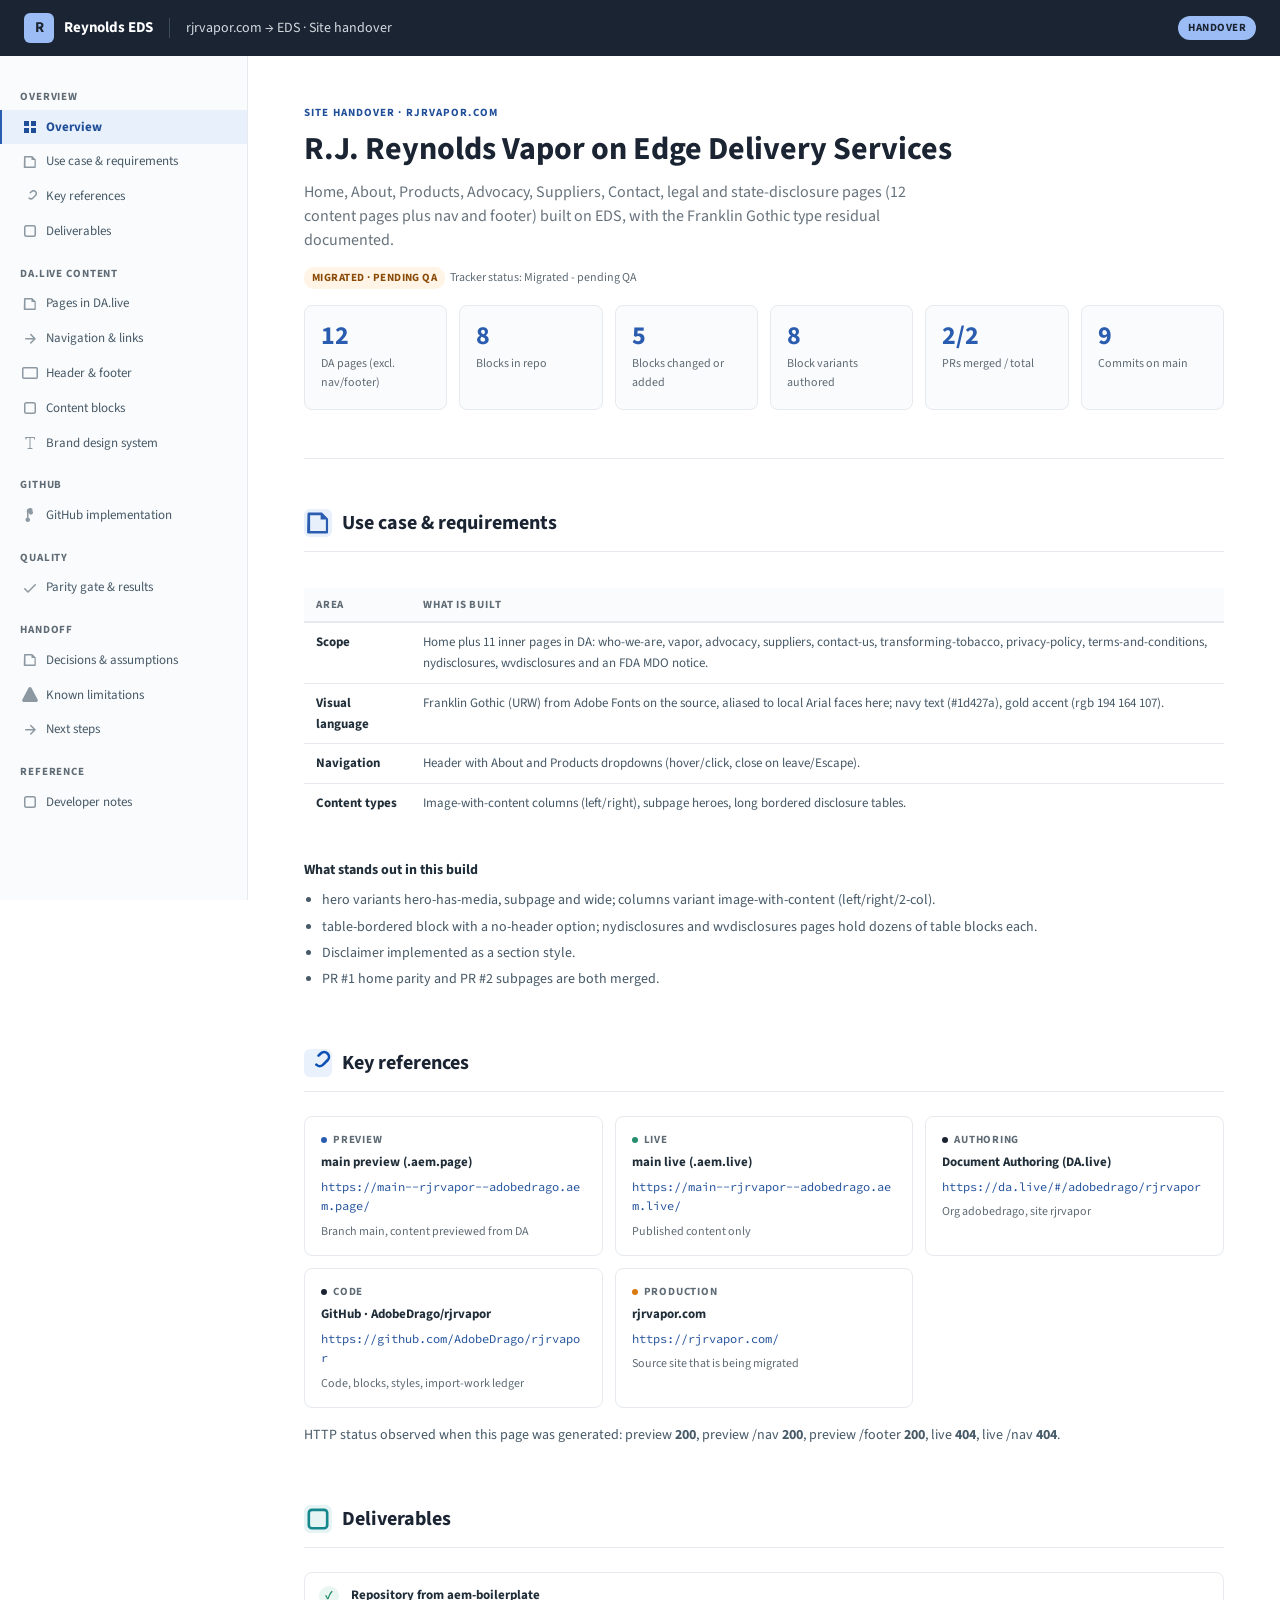
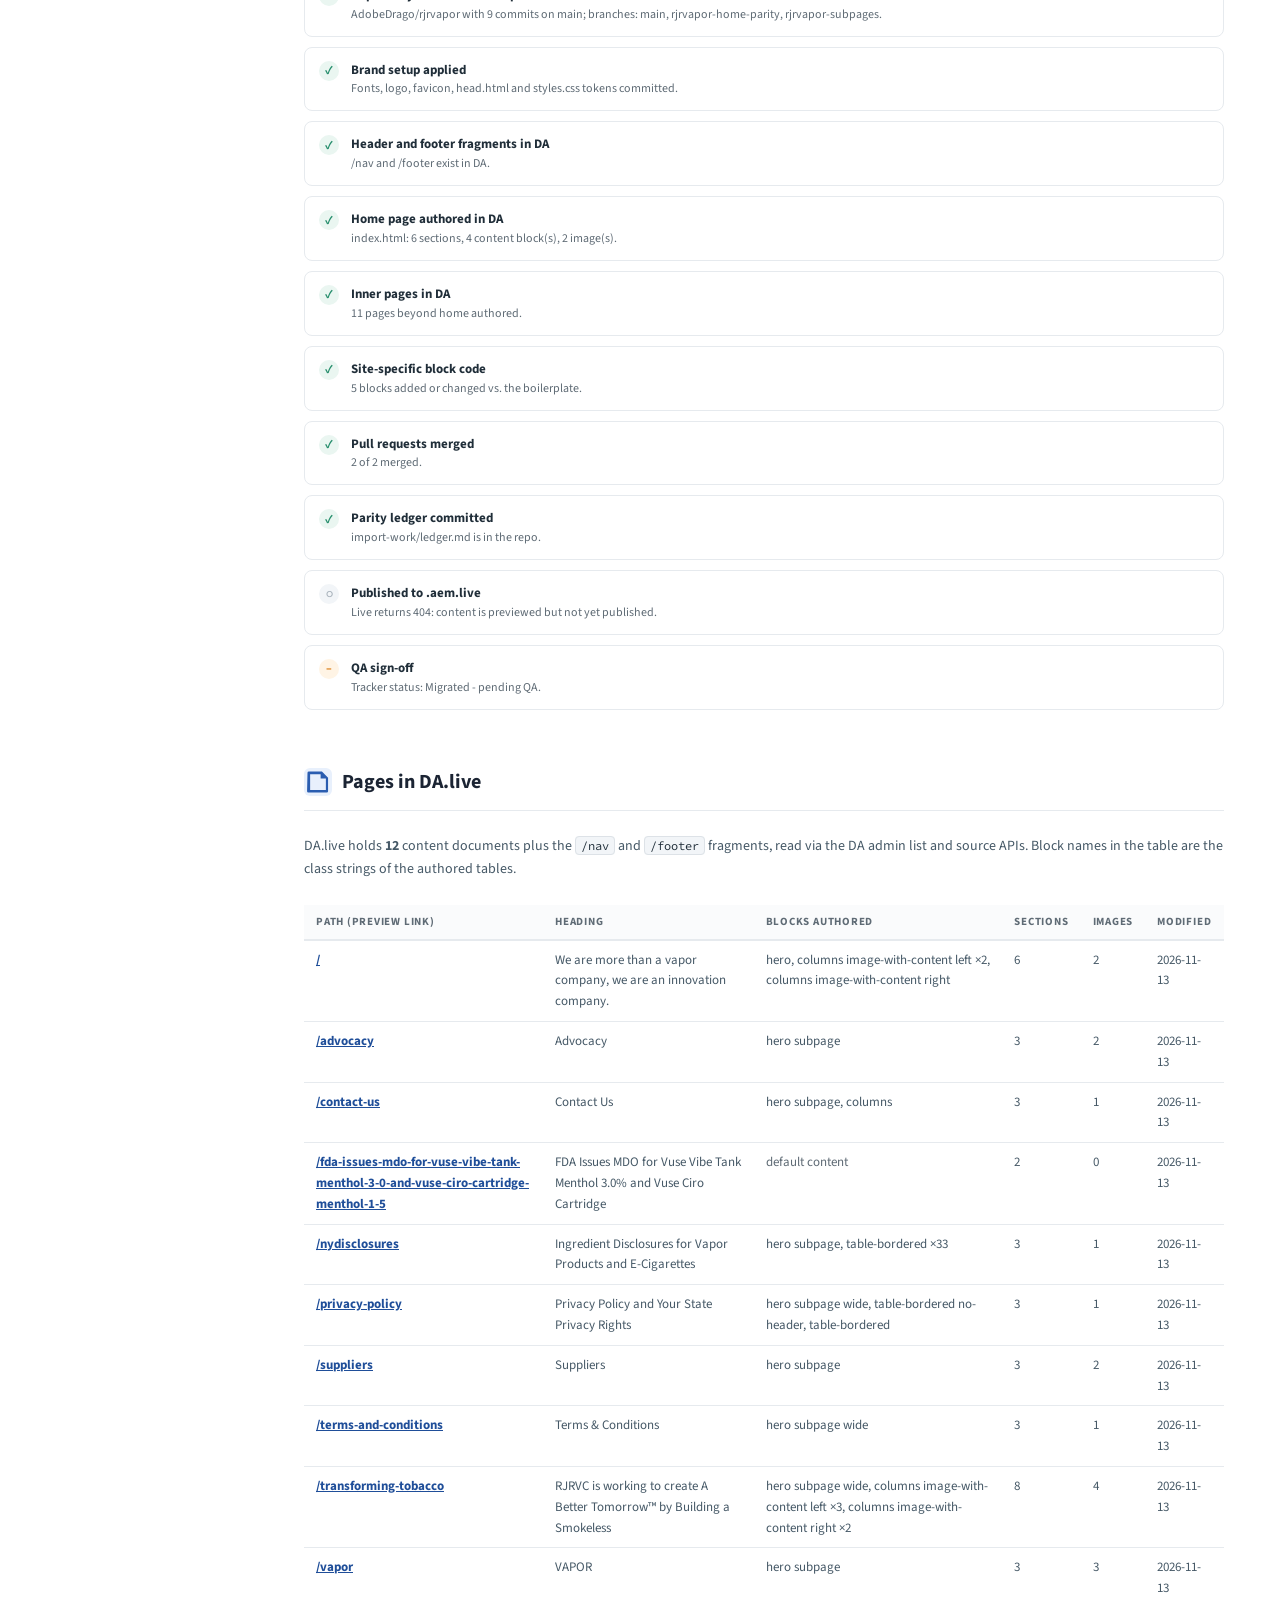
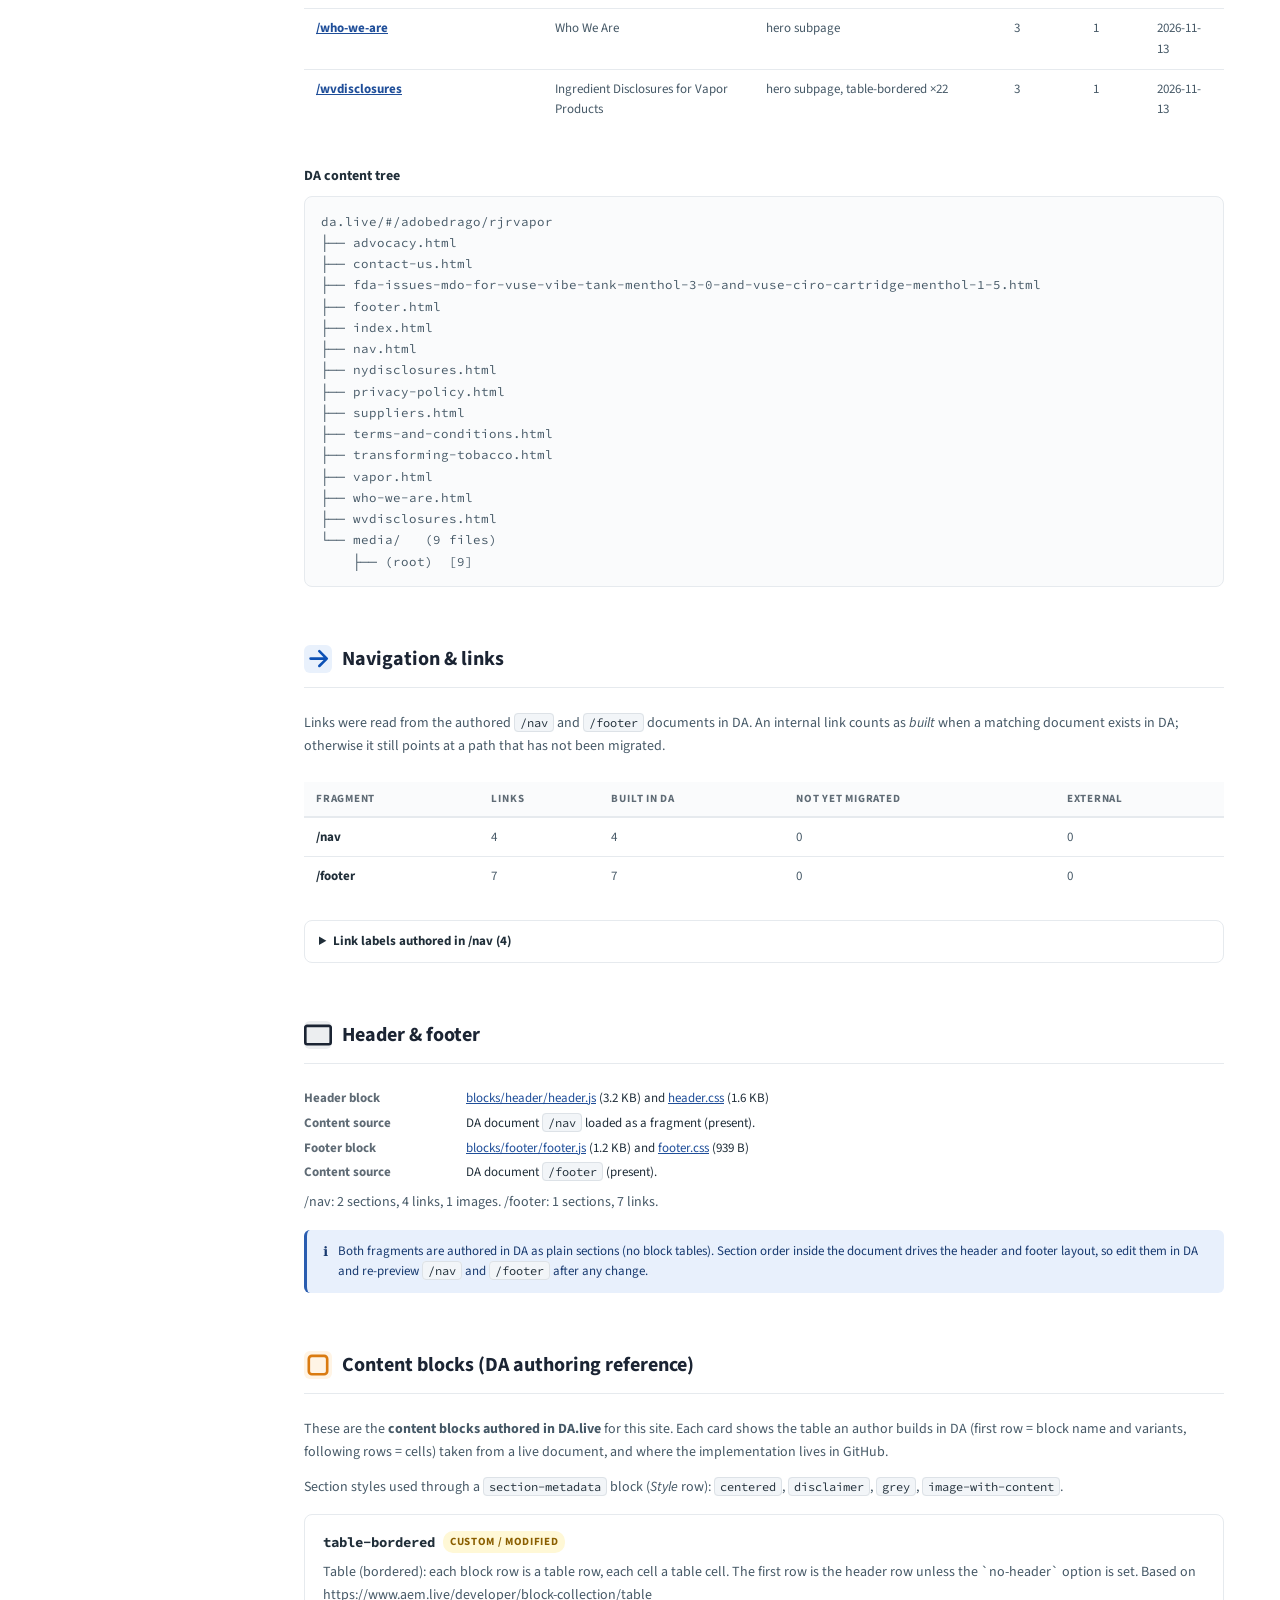
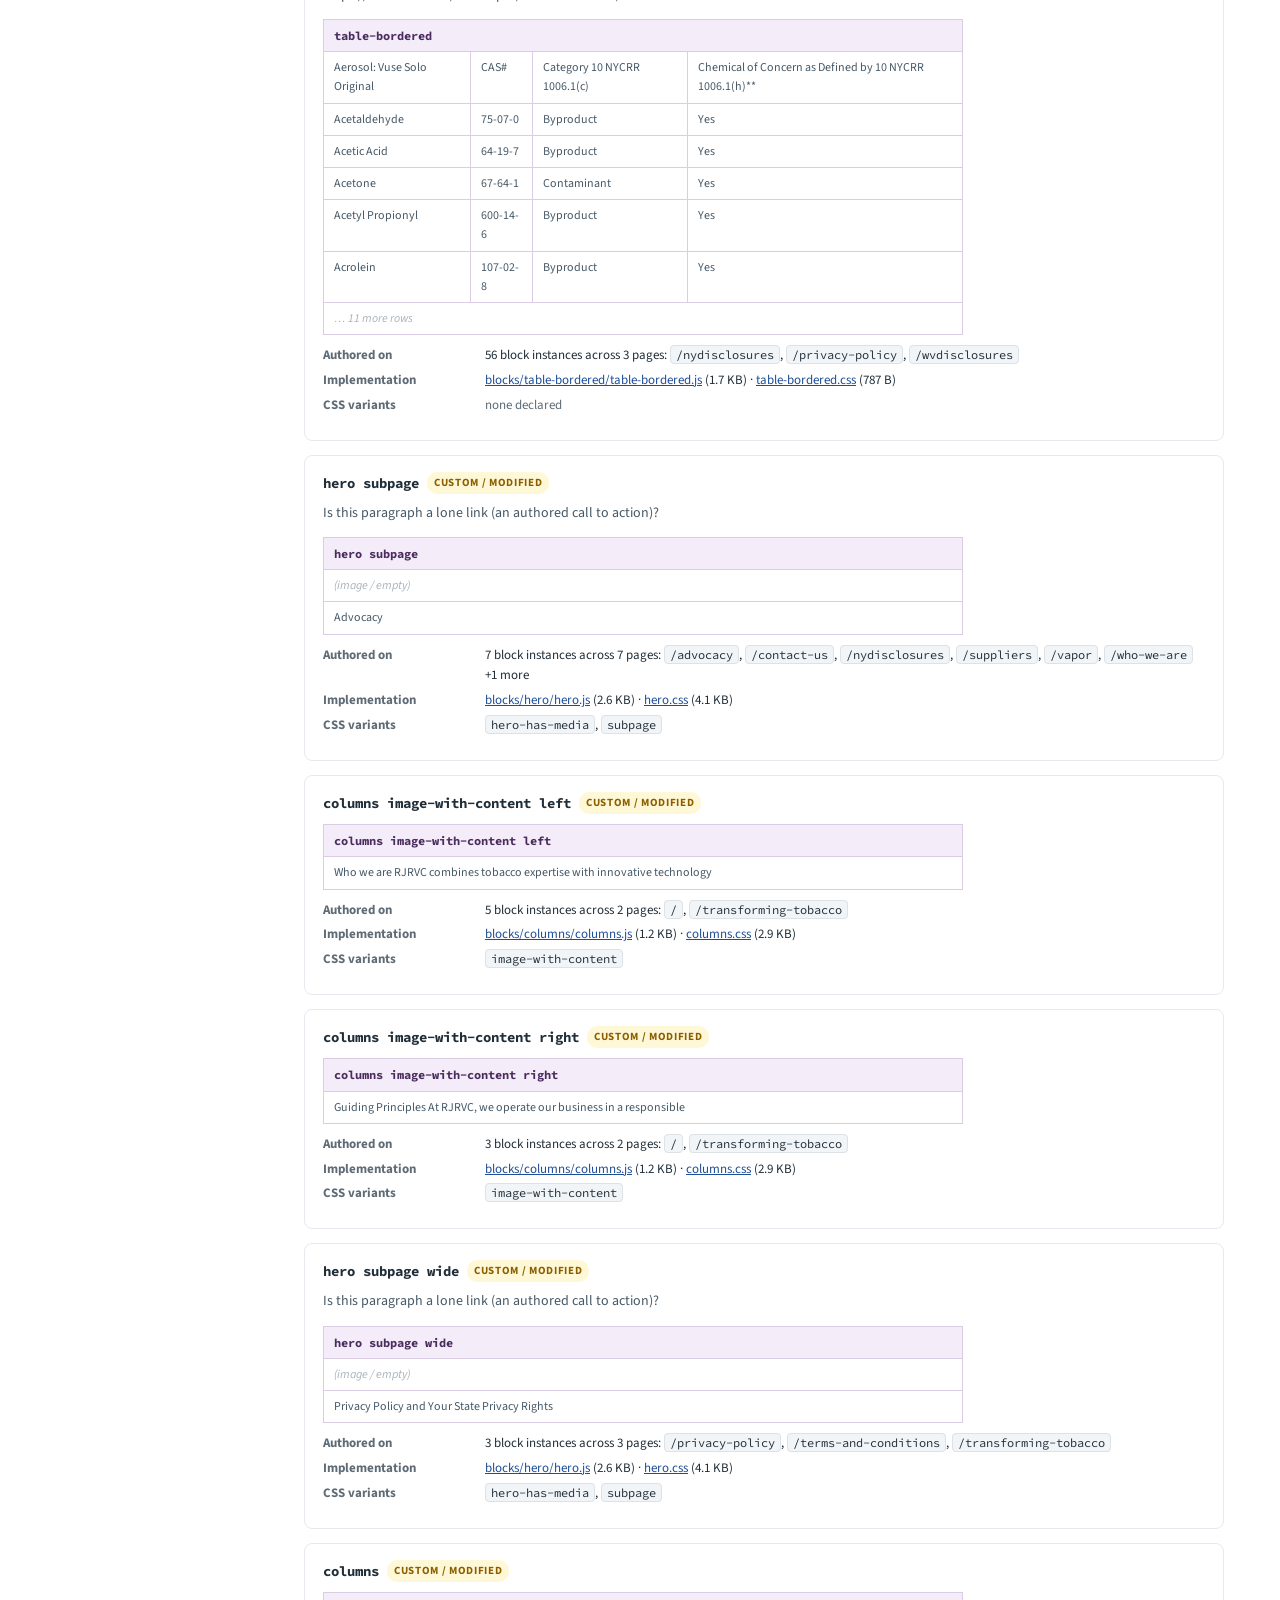
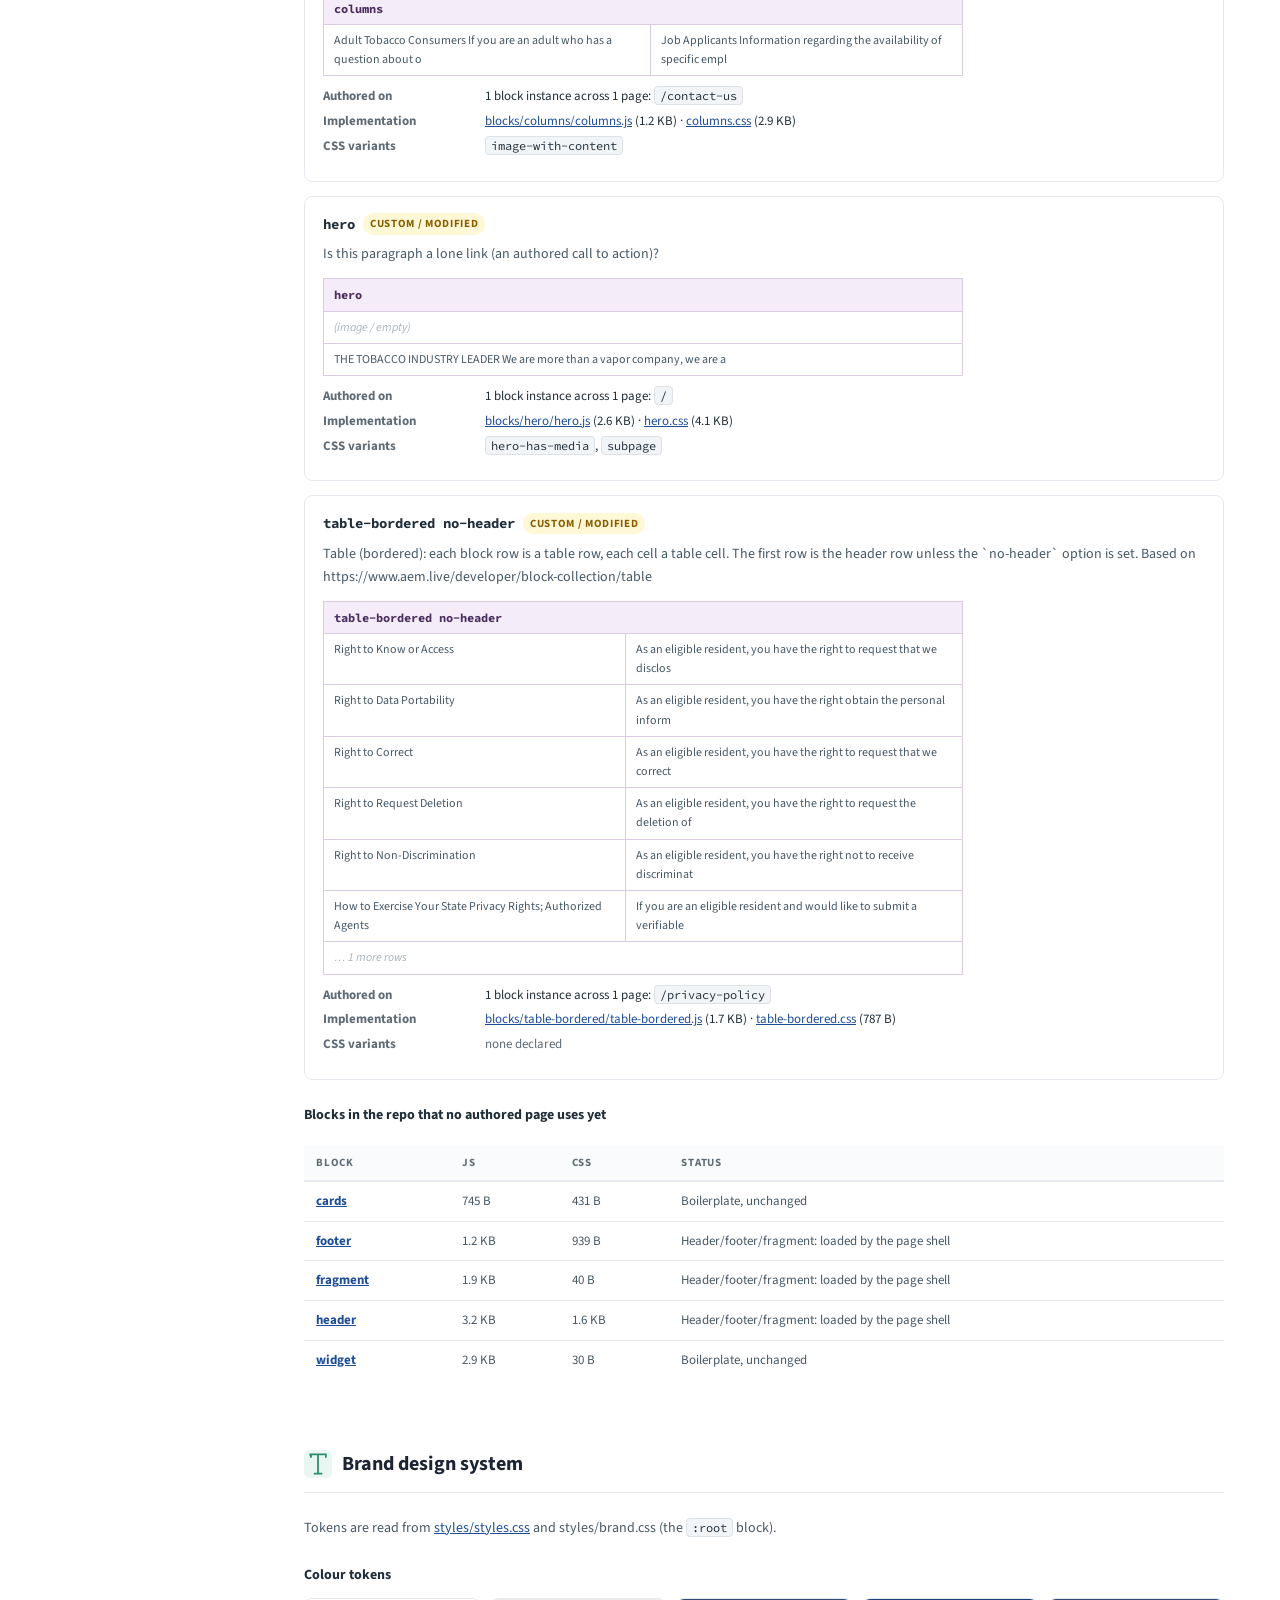
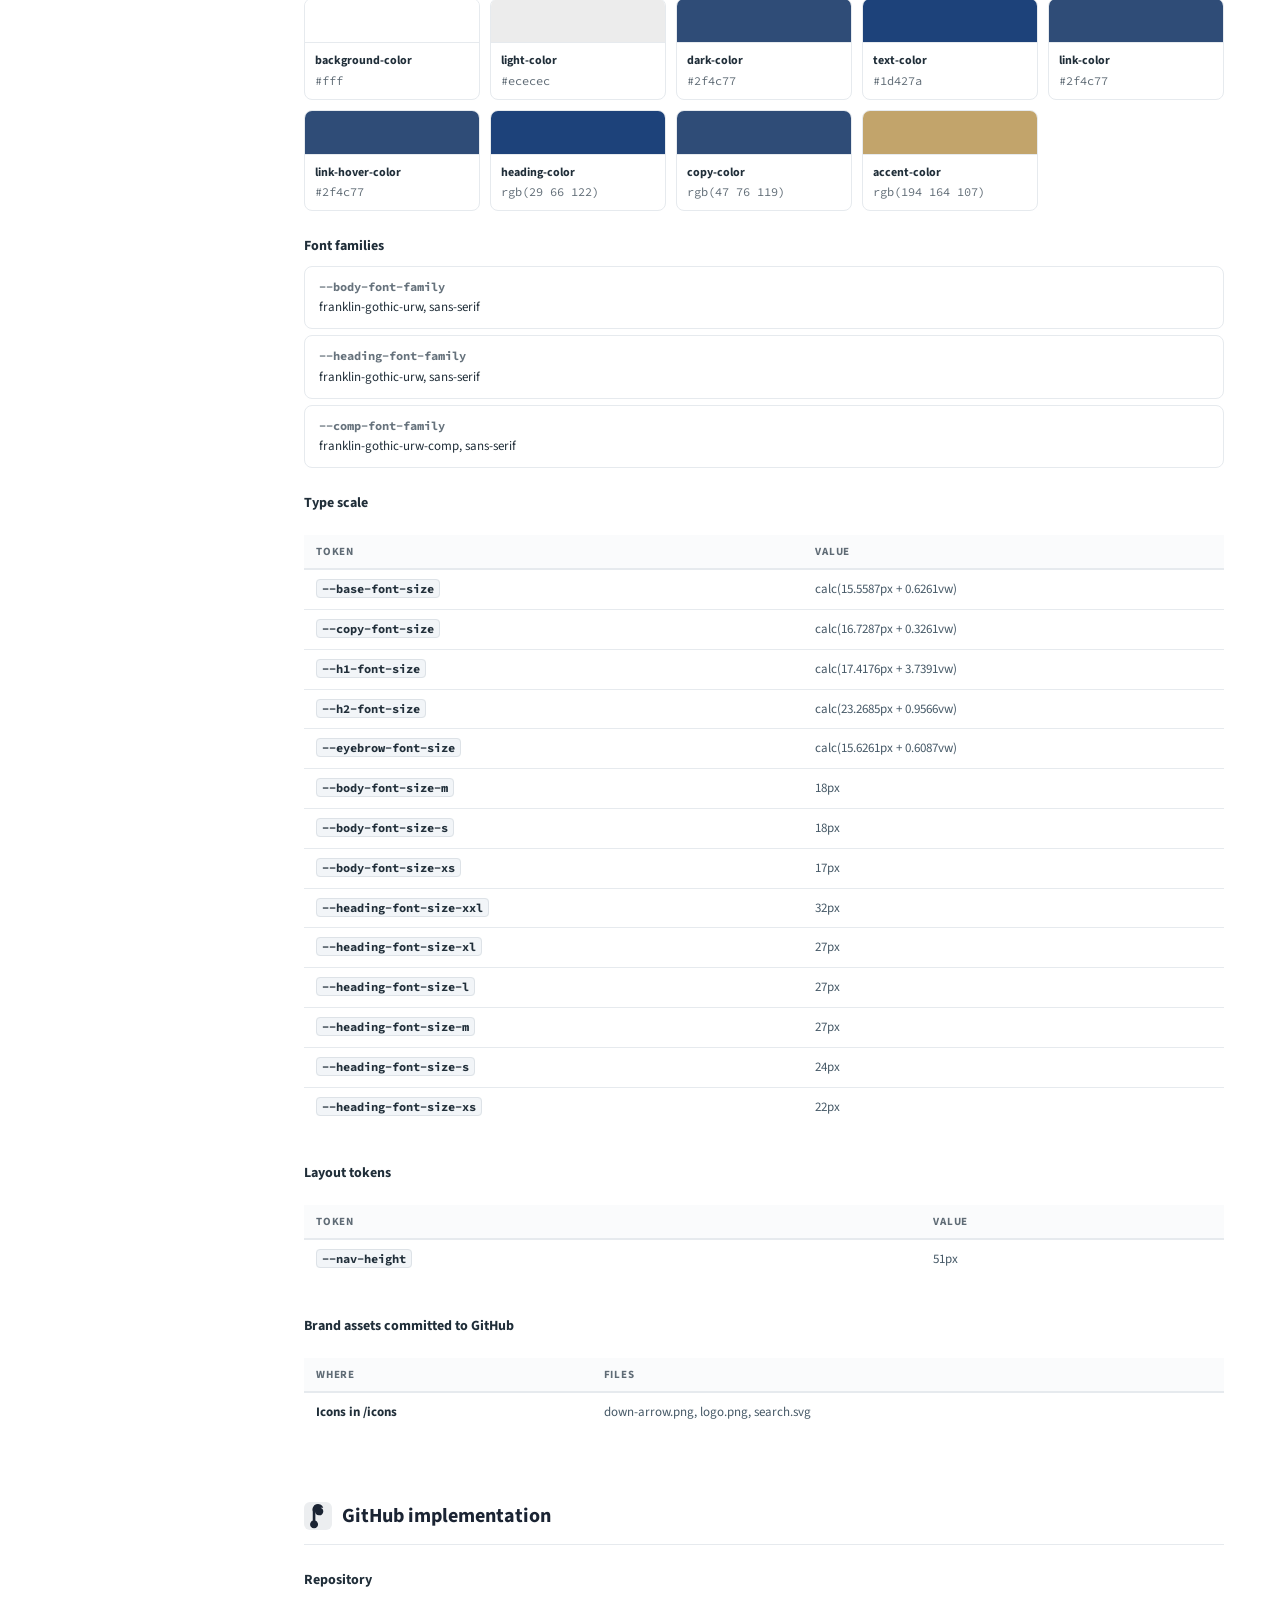
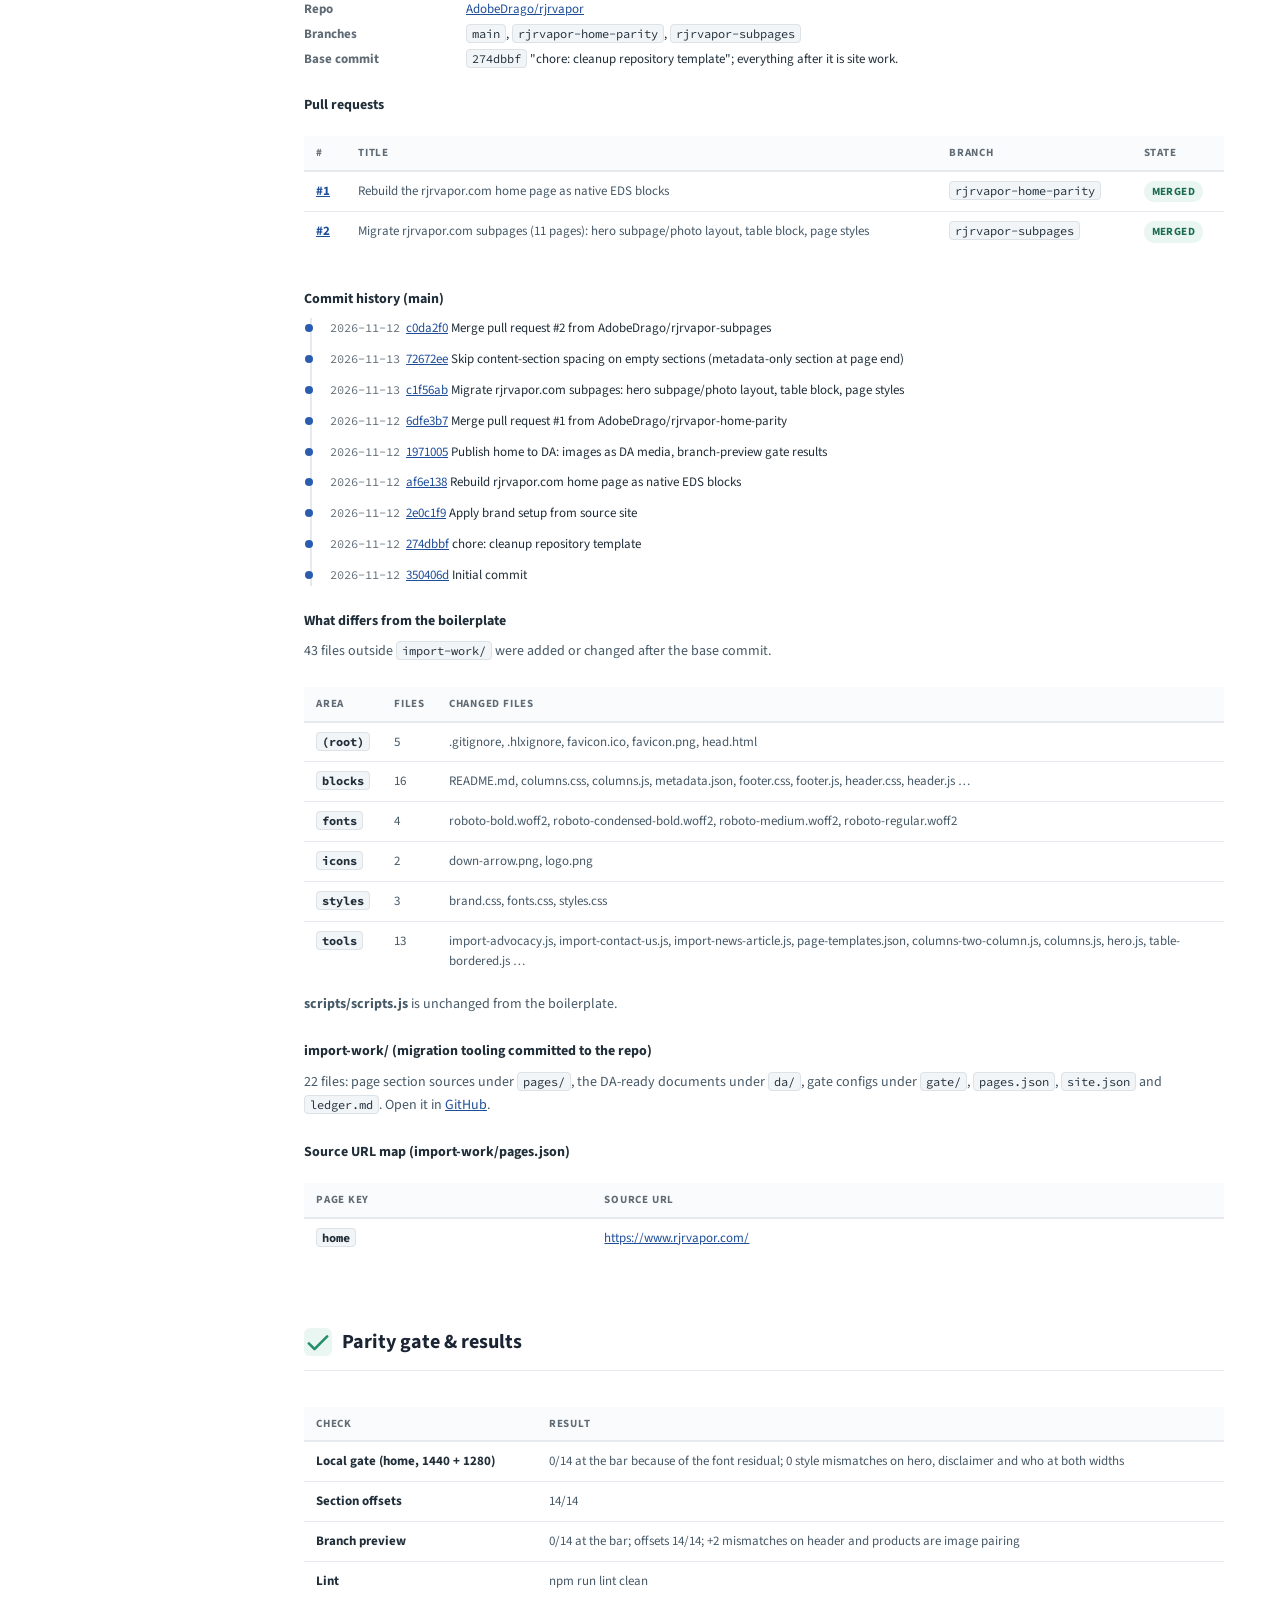
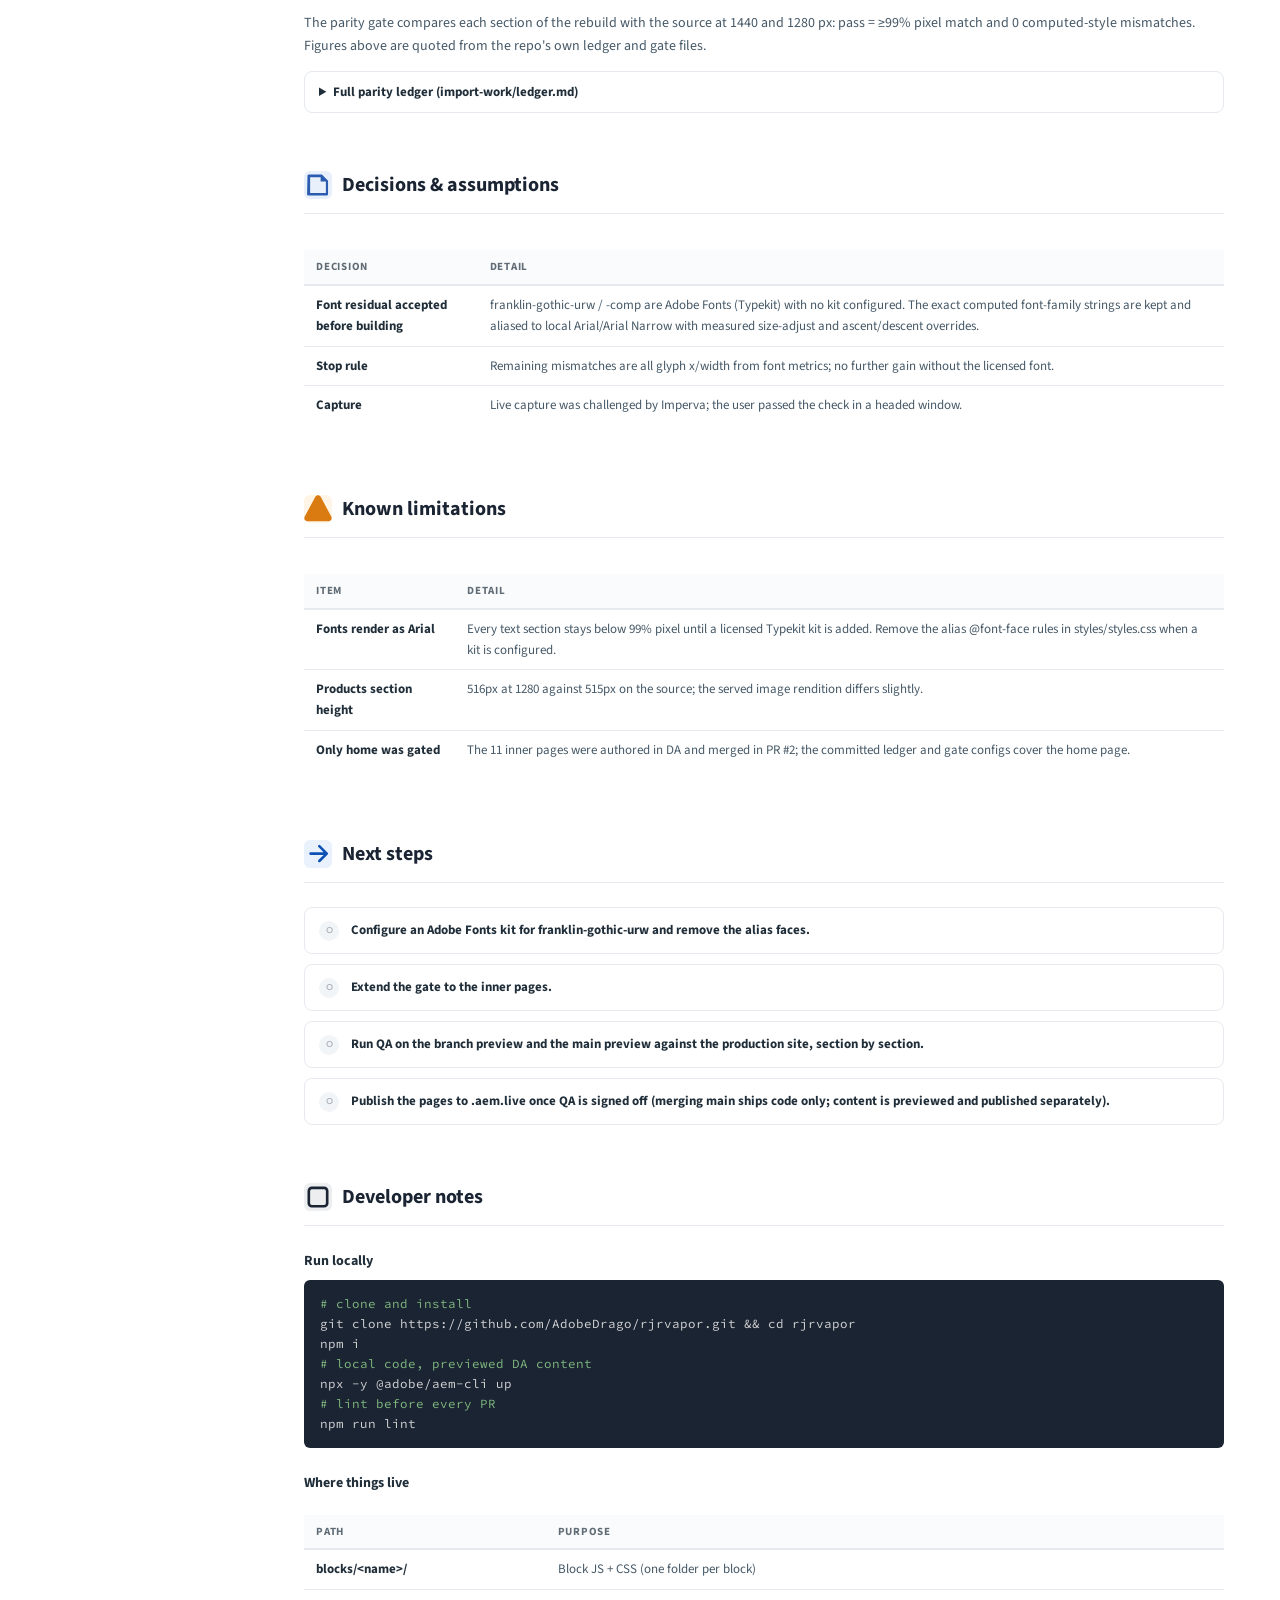
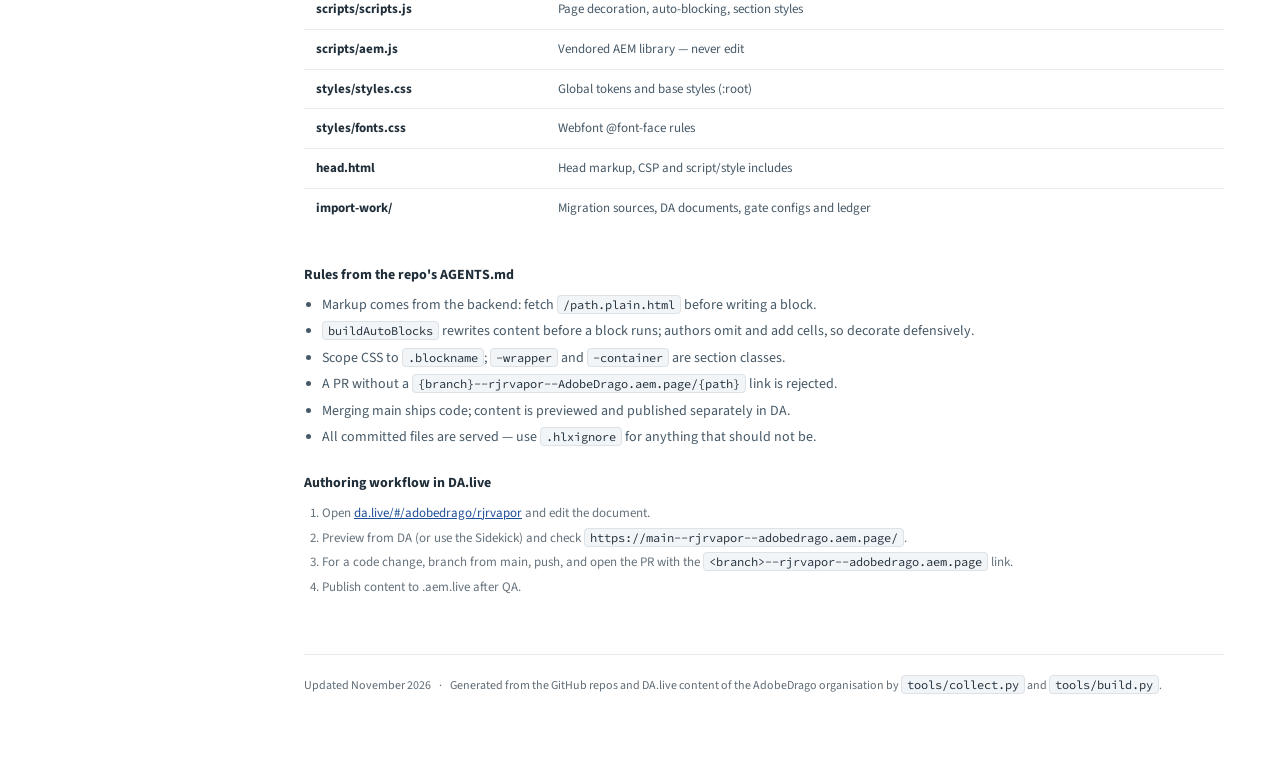
<file: docs/index.html>
<!DOCTYPE html>
<html lang="en">
<head>
<meta charset="UTF-8">
<meta name="viewport" content="width=device-width, initial-scale=1.0">
<title>R.J. Reynolds Vapor — rjrvapor.com → EDS handover</title>
<meta name="description" content="Home, About, Products, Advocacy, Suppliers, Contact, legal and state-disclosure pages (12 content pages plus nav and footer) built on EDS, with the Franklin Gothic type residual documented.">
<link rel="preconnect" href="https://fonts.googleapis.com">
<link rel="preconnect" href="https://fonts.gstatic.com" crossorigin>
<link href="https://fonts.googleapis.com/css2?family=Source+Sans+3:wght@300;400;600;700&family=Source+Code+Pro:wght@400;600&display=swap" rel="stylesheet">
<style>

  :root {
    /* Viasat brand (mirrors styles/styles.css and block CSS) */
    --accent: #2a5db0;
    --accent-hover: #204b90;
    --accent-text: #1f4e99; /* AA-compliant on light bg */
    --accent-on-dark: #9bbcf5;
    --ink: #1b2433;
    --ink-alt: #1b2433;
    --accent-pale: #e8f0fc;
    

    --gray-50: #ffffff;
    --gray-75: #fafbfc;
    --gray-100: #f2f5f8;
    --gray-200: #e6eaee;
    --gray-300: #dde2e7;
    --gray-400: #c4ccd3;
    --gray-500: #a9b3bc;
    --gray-600: #5f6b75;
    --gray-700: #66727c;
    --gray-800: #465967;
    --gray-900: #202e39;

    --font: 'Source Sans 3', ui-sans-serif, system-ui, -apple-system, sans-serif;
    --mono: 'Source Code Pro', 'Fira Mono', 'Courier New', monospace;
    --sidebar-width: 248px;
    --content-max: 940px;
    --header-h: 56px;
  }

  *, *::before, *::after { box-sizing: border-box; margin: 0; padding: 0; }

  body {
    font-family: var(--font);
    font-size: 14px;
    line-height: 1.6;
    color: var(--gray-900);
    background: var(--gray-50);
    display: flex;
    flex-direction: column;
    min-height: 100vh;
  }

  a { color: var(--accent-text); }

  /* ── TOP NAV ── */
  .topnav {
    position: fixed;
    top: 0; left: 0; right: 0;
    height: var(--header-h);
    background: var(--ink-alt);
    display: flex;
    align-items: center;
    padding: 0 24px;
    gap: 16px;
    z-index: 100;
  }
  .topnav-logo {
    display: flex;
    align-items: center;
    gap: 10px;
    text-decoration: none;
    font-weight: 700;
    color: #fff;
    font-size: 15px;
    letter-spacing: -0.01em;
  }
  .topnav-logo .mark {
    width: 30px; height: 30px;
    border-radius: 6px;
    background: var(--accent-on-dark);
    color: var(--ink);
    display: inline-flex;
    align-items: center;
    justify-content: center;
    font-weight: 700;
    font-size: 15px;
    flex-shrink: 0;
  }
  .topnav-divider { width: 1px; height: 20px; background: #3c4c58; }
  .topnav-title {
    color: #d3dae0;
    font-size: 14px;
    font-weight: 400;
    white-space: nowrap;
    overflow: hidden;
    text-overflow: ellipsis;
  }
  .topnav-badge {
    margin-left: auto;
    background: var(--accent-on-dark);
    color: var(--ink);
    font-size: 11px;
    padding: 3px 10px;
    border-radius: 12px;
    letter-spacing: 0.04em;
    font-weight: 700;
    text-transform: uppercase;
    flex-shrink: 0;
  }

  /* ── LAYOUT ── */
  .layout { display: flex; margin-top: var(--header-h); min-height: calc(100vh - var(--header-h)); }

  /* ── SIDEBAR ── */
  .sidebar {
    width: var(--sidebar-width);
    flex-shrink: 0;
    position: sticky;
    top: var(--header-h);
    height: calc(100vh - var(--header-h));
    overflow-y: auto;
    border-right: 1px solid var(--gray-200);
    background: var(--gray-75);
    padding: 24px 0 40px;
  }
  .sidebar-section { margin-bottom: 8px; }
  .sidebar-label {
    font-size: 11px;
    font-weight: 700;
    text-transform: uppercase;
    letter-spacing: 0.08em;
    color: var(--gray-600);
    padding: 8px 20px 4px;
    display: flex;
    align-items: center;
    gap: 6px;
  }
  .sidebar-link {
    display: flex;
    align-items: center;
    gap: 8px;
    padding: 7px 20px;
    font-size: 13px;
    color: var(--gray-800);
    text-decoration: none;
    border-left: 2px solid transparent;
    transition: background 0.1s, color 0.1s, border-color 0.1s;
  }
  .sidebar-link:hover { background: var(--gray-200); color: var(--gray-900); }
  .sidebar-link.active {
    background: var(--accent-pale);
    color: var(--accent-text);
    border-left-color: var(--accent);
    font-weight: 700;
  }
  .sidebar-link .icon { width: 16px; height: 16px; opacity: 0.6; flex-shrink: 0; }
  .sidebar-link.active .icon { opacity: 1; }

  /* ── MAIN ── */
  .main { flex: 1; min-width: 0; padding: 48px 56px 80px; }
  .main-inner { max-width: var(--content-max); }

  /* ── PAGE HERO ── */
  .page-hero {
    padding-bottom: 32px;
    border-bottom: 1px solid var(--gray-200);
    margin-bottom: 48px;
    scroll-margin-top: calc(var(--header-h) + 48px);
  }
  .page-hero-eyebrow {
    font-size: 11px;
    font-weight: 700;
    text-transform: uppercase;
    letter-spacing: 0.1em;
    color: var(--accent-text);
    margin-bottom: 8px;
  }
  .page-hero h1 {
    font-size: 32px;
    font-weight: 700;
    color: var(--ink);
    line-height: 1.2;
    margin-bottom: 12px;
  }
  .page-hero-sub { font-size: 16px; color: var(--gray-700); max-width: 640px; line-height: 1.5; }

  /* ── SECTIONS ── */
  .doc-section { margin-bottom: 56px; scroll-margin-top: calc(var(--header-h) + 24px); }
  .doc-section h2 {
    font-size: 20px;
    font-weight: 700;
    color: var(--ink);
    margin-bottom: 4px;
    display: flex;
    align-items: center;
    gap: 10px;
    width: 100%;
  }
  .section-rule { height: 1px; background: var(--gray-200); margin: 12px 0 24px; }
  .doc-section h3 { font-size: 14px; font-weight: 700; color: var(--gray-900); margin: 24px 0 8px; }
  .doc-section p { font-size: 14px; color: var(--gray-800); margin-bottom: 12px; line-height: 1.65; }

  /* ── SECTION ICON BADGE ── */
  .section-icon {
    width: 28px; height: 28px;
    border-radius: 6px;
    display: inline-flex;
    align-items: center;
    justify-content: center;
    flex-shrink: 0;
  }
  .icon-purple { background: var(--accent-pale); color: var(--accent); }
  .icon-ink    { background: #eceef0; color: var(--ink); }
  .icon-green  { background: #eaf6f1; color: #268e6c; }
  .icon-seafoam{ background: #e6f4f4; color: #16878c; }
  .icon-orange { background: #fff4e5; color: #da7b11; }
  .icon-blue   { background: #e9f1fc; color: #0d51b5; }

  /* ── URL CARDS ── */
  .url-grid {
    display: grid;
    grid-template-columns: repeat(auto-fit, minmax(260px, 1fr));
    gap: 12px;
    margin-bottom: 16px;
  }
  .url-card {
    background: var(--gray-50);
    border: 1px solid var(--gray-200);
    border-radius: 8px;
    padding: 14px 16px;
    text-decoration: none;
    color: inherit;
    display: flex;
    flex-direction: column;
    gap: 4px;
    transition: border-color 0.15s, box-shadow 0.15s;
  }
  .url-card:hover { border-color: var(--accent); box-shadow: 0 0 0 1px var(--accent); }
  .url-card-label {
    font-size: 11px;
    font-weight: 700;
    text-transform: uppercase;
    letter-spacing: 0.07em;
    color: var(--gray-600);
    display: flex;
    align-items: center;
    gap: 6px;
  }
  .url-card-label .dot { width: 6px; height: 6px; border-radius: 50%; flex-shrink: 0; }
  .dot-purple { background: var(--accent); }
  .dot-ink    { background: var(--ink); }
  .dot-green  { background: #268e6c; }
  .dot-orange { background: #da7b11; }
  .url-card-title { font-size: 13px; font-weight: 700; color: var(--gray-900); }
  .url-card-url { font-size: 12px; font-family: var(--mono); color: var(--accent-text); word-break: break-all; }
  .url-card-desc { font-size: 12px; color: var(--gray-600); margin-top: 2px; }

  /* ── CODE BLOCKS ── */
  .code-block {
    background: var(--ink);
    color: #d4d4d4;
    border-radius: 6px;
    padding: 14px 16px;
    font-family: var(--mono);
    font-size: 12.5px;
    line-height: 1.6;
    overflow-x: auto;
    margin: 8px 0 4px;
    white-space: pre;
  }
  .code-block .cmt  { color: #7fb77e; }
  .code-inline {
    font-family: var(--mono);
    font-size: 12px;
    background: var(--gray-100);
    border: 1px solid var(--gray-300);
    color: var(--gray-900);
    padding: 1px 5px;
    border-radius: 4px;
  }

  /* ── NOTICES ── */
  .notice {
    border-radius: 6px;
    padding: 12px 16px;
    margin: 16px 0;
    font-size: 13px;
    display: flex;
    gap: 10px;
    align-items: flex-start;
    line-height: 1.5;
  }
  .notice-icon { flex-shrink: 0; margin-top: 1px; }
  .notice a { color: inherit; }
  .notice.info     { background: var(--accent-pale); color: #17396f; border-left: 3px solid var(--accent); }
  .notice.tip      { background: #eaf6f1; color: #1a6b50; border-left: 3px solid #268e6c; }
  .notice.warning  { background: #fff4e5; color: #8a4b08; border-left: 3px solid #da7b11; }

  /* ── BLOCKS GRID ── */
  .skills-grid { display: grid; grid-template-columns: repeat(auto-fit, minmax(220px, 1fr)); gap: 10px; }
  .skill-card { background: var(--gray-50); border: 1px solid var(--gray-200); border-radius: 8px; padding: 14px 16px; }
  .skill-card-header { display: flex; align-items: center; gap: 8px; margin-bottom: 6px; }
  .skill-tag {
    font-size: 11px;
    font-weight: 700;
    text-transform: uppercase;
    letter-spacing: 0.06em;
    padding: 2px 7px;
    border-radius: 10px;
  }
  .tag-js  { background: #fff8d6; color: #8a5e00; }
  .tag-core{ background: var(--gray-100); color: var(--gray-700); }
  .tag-poli{ background: var(--accent-pale); color: var(--accent-text); }
  .skill-card-name { font-size: 13px; font-weight: 700; color: var(--gray-900); font-family: var(--mono); }
  .skill-card-desc { font-size: 12px; color: var(--gray-600); line-height: 1.5; }

  /* ── PIPELINE DIAGRAM ── */
  .arch-diagram { border: 1px solid var(--gray-200); border-radius: 8px; padding: 24px; background: var(--gray-75); margin: 16px 0; }
  .arch-row { display: flex; gap: 8px; align-items: center; justify-content: center; flex-wrap: wrap; }
  .arch-node { padding: 8px 16px; border-radius: 6px; font-size: 12px; font-weight: 700; text-align: center; min-width: 110px; }
  .arch-arrow { font-size: 18px; color: var(--gray-400); }
  .node-a { background: var(--accent-pale); color: var(--accent-text); }
  .node-b { background: #eceef0; color: var(--ink); }
  .node-c { background: #eaf6f1; color: #1a6b50; }
  .node-d { background: #fff4e5; color: #8a4b08; }

  /* ── TABLE ── */
  .table-scroll { overflow-x: auto; }
  .spec-table { width: 100%; border-collapse: collapse; font-size: 13px; margin: 12px 0; }
  .spec-table th {
    text-align: left;
    font-size: 11px;
    font-weight: 700;
    text-transform: uppercase;
    letter-spacing: 0.07em;
    color: var(--gray-600);
    padding: 8px 12px;
    border-bottom: 2px solid var(--gray-200);
    background: var(--gray-75);
  }
  .spec-table td { padding: 9px 12px; border-bottom: 1px solid var(--gray-200); color: var(--gray-800); vertical-align: top; }
  .spec-table tr:last-child td { border-bottom: none; }
  .spec-table td:first-child { font-weight: 700; color: var(--gray-900); }
  .spec-table td.num { font-variant-numeric: tabular-nums; white-space: nowrap; }

  /* ── STAT ROW ── */
  .stat-row { display: grid; grid-template-columns: repeat(auto-fit, minmax(140px, 1fr)); gap: 12px; margin: 16px 0; }
  .stat-card { border: 1px solid var(--gray-200); border-radius: 8px; padding: 16px; background: var(--gray-75); }
  .stat-num { font-size: 26px; font-weight: 700; color: var(--accent); line-height: 1.1; }
  .stat-label { font-size: 12px; color: var(--gray-600); margin-top: 4px; }

  /* ── SWATCHES ── */
  .swatch-row { display: grid; grid-template-columns: repeat(auto-fit, minmax(150px, 1fr)); gap: 10px; margin: 12px 0; }
  .swatch { border: 1px solid var(--gray-200); border-radius: 8px; overflow: hidden; font-size: 12px; }
  .swatch-chip { height: 44px; }
  .swatch-meta { padding: 8px 10px; }
  .swatch-meta strong { display: block; color: var(--gray-900); }
  .swatch-meta code { font-family: var(--mono); color: var(--gray-600); }

  /* ── FOOTER ── */
  .doc-footer {
    border-top: 1px solid var(--gray-200);
    margin-top: 40px;
    padding-top: 20px;
    font-size: 12px;
    color: var(--gray-600);
    display: flex;
    align-items: center;
    gap: 8px;
    flex-wrap: wrap;
  }
  .doc-footer a { text-decoration: none; }

  /* ── STATUS PILLS ── */
  .nav-status {
    font-size: 11px;
    font-weight: 700;
    letter-spacing: 0.04em;
    padding: 1px 6px;
    border-radius: 8px;
    text-transform: uppercase;
  }
  .ns-progress { background: #fff4e5; color: #8a4b08; }
  .ns-done     { background: #eaf6f1; color: #1a6b50; }

  .status-badge {
    margin-left: auto;
    font-size: 11px;
    font-weight: 700;
    letter-spacing: 0.04em;
    padding: 3px 10px;
    border-radius: 12px;
    text-transform: uppercase;
  }
  .sb-progress { background: #fff4e5; color: #8a4b08; }
  .sb-done     { background: #eaf6f1; color: #1a6b50; }

  /* ── CHECKLIST ── */
  .checklist { list-style: none; display: flex; flex-direction: column; gap: 10px; margin: 4px 0; }
  .check-item {
    display: flex;
    gap: 12px;
    align-items: flex-start;
    padding: 12px 14px;
    border: 1px solid var(--gray-200);
    border-radius: 8px;
    background: var(--gray-50);
  }
  .check-mark {
    width: 20px; height: 20px;
    border-radius: 50%;
    flex-shrink: 0;
    display: inline-flex;
    align-items: center;
    justify-content: center;
    margin-top: 1px;
    font-size: 12px;
    font-weight: 700;
  }
  .cm-done    { background: #eaf6f1; color: #268e6c; }
  .cm-done::before { content: '✓'; }
  .cm-partial { background: #fff4e5; color: #da7b11; }
  .cm-partial::before { content: '–'; }
  .cm-todo    { background: var(--gray-100); color: var(--gray-500); }
  .cm-todo::before { content: '○'; }
  .check-body { flex: 1; }
  .check-title { font-weight: 700; font-size: 13px; color: var(--gray-900); }
  .check-note  { font-size: 12px; color: var(--gray-600); line-height: 1.5; }

  .req-list { margin: 8px 0 0 18px; font-size: 13px; color: var(--gray-700); }
  .req-list li { margin-bottom: 4px; }

  @media (max-width: 768px) {
    .sidebar { display: none; }
    .main { padding: 24px 16px 60px; }
    .page-hero h1 { font-size: 24px; }
    .url-grid { grid-template-columns: 1fr; }
    .topnav-title { display: none; }
  }

/* ── ADDITIONS FOR PORTFOLIO / SITE PAGES ── */
.topnav select { margin-left: auto; background: #2a3550; color: #fff; border: 1px solid #3c4c70; border-radius: 6px; padding: 5px 8px; font: inherit; font-size: 13px; max-width: 240px; }
.topnav-badge { margin-left: 12px; }
.sidebar-back { display: block; padding: 6px 20px 14px; font-size: 12px; font-weight: 700; text-decoration: none; }
.pill { display: inline-block; font-size: 11px; font-weight: 700; letter-spacing: 0.04em; padding: 2px 8px; border-radius: 10px; text-transform: uppercase; white-space: nowrap; }
.pill.done { background: #eaf6f1; color: #1a6b50; }
.pill.warn { background: #fff4e5; color: #8a4b08; }
.pill.todo { background: var(--gray-100); color: var(--gray-700); }
.pill.info { background: var(--accent-pale); color: var(--accent-text); }
.spec-table td.mono, .mono { font-family: var(--mono); font-size: 12px; }
.spec-table td a { word-break: break-word; }
.spec-table tr.sub td { background: var(--gray-75); }
.muted { color: var(--gray-600); }
.small { font-size: 12px; }
details.fold { border: 1px solid var(--gray-200); border-radius: 8px; margin: 12px 0; background: var(--gray-50); }
details.fold > summary { cursor: pointer; padding: 10px 14px; font-weight: 700; font-size: 13px; color: var(--gray-900); }
details.fold > .fold-body { padding: 0 14px 12px; }
.da-table { border-collapse: collapse; margin: 10px 0; font-size: 12px; width: 100%; max-width: 640px; background: #fff; }
.da-table th { background: #f4ecf8; color: #4a2c5e; text-align: left; padding: 6px 10px; border: 1px solid #d9cce3; font-weight: 700; font-family: var(--mono); }
.da-table td { border: 1px solid #d9cce3; padding: 6px 10px; color: var(--gray-800); vertical-align: top; }
.da-table td.empty { color: var(--gray-500); font-style: italic; }
.block-card { border: 1px solid var(--gray-200); border-radius: 8px; padding: 16px 18px; margin: 14px 0; background: var(--gray-50); }
.block-card h3 { margin-top: 0; display: flex; gap: 8px; align-items: center; flex-wrap: wrap; }
.block-card h3 code { font-family: var(--mono); }
.kv { display: grid; grid-template-columns: 150px 1fr; gap: 4px 12px; font-size: 13px; margin: 8px 0; }
.kv dt { color: var(--gray-600); font-weight: 700; }
.kv dd { color: var(--gray-900); min-width: 0; word-break: break-word; }
.tree { font-family: var(--mono); font-size: 12.5px; line-height: 1.7; background: var(--gray-75); border: 1px solid var(--gray-200); border-radius: 8px; padding: 14px 16px; overflow-x: auto; white-space: pre; color: var(--gray-800); }
.timeline { list-style: none; border-left: 2px solid var(--gray-200); margin: 8px 0 8px 6px; padding-left: 18px; }
.timeline li { margin-bottom: 10px; font-size: 13px; position: relative; }
.timeline li::before { content: ''; position: absolute; left: -25px; top: 6px; width: 8px; height: 8px; border-radius: 50%; background: var(--accent); }
.timeline .when { color: var(--gray-600); font-size: 12px; font-family: var(--mono); margin-right: 6px; }
.matrix td, .matrix th { text-align: center; padding: 7px 8px; }
.matrix td:first-child, .matrix th:first-child { text-align: left; }
.matrix .yes { color: #1a6b50; font-weight: 700; }
.matrix .cust { color: var(--accent-text); font-weight: 700; }
.matrix .no { color: var(--gray-400); }
.site-grid { display: grid; grid-template-columns: repeat(auto-fill, minmax(290px, 1fr)); gap: 14px; margin: 14px 0; }
.site-card { border: 1px solid var(--gray-200); border-radius: 10px; padding: 16px 18px; text-decoration: none; color: inherit; display: flex; flex-direction: column; gap: 6px; background: #fff; transition: border-color .15s, box-shadow .15s; }
.site-card:hover { border-color: var(--accent); box-shadow: 0 0 0 1px var(--accent); }
.site-card h3 { margin: 0; font-size: 16px; color: var(--ink); }
.site-card .dom { font-family: var(--mono); font-size: 12px; color: var(--accent-text); }
.site-card .meta { font-size: 12px; color: var(--gray-700); display: flex; gap: 12px; flex-wrap: wrap; margin-top: 4px; }
.site-card p { font-size: 13px; color: var(--gray-800); margin: 4px 0 0; line-height: 1.5; }
.swatch-chip.bordered { border-bottom: 1px solid var(--gray-200); }
.type-sample { border: 1px solid var(--gray-200); border-radius: 8px; padding: 10px 14px; margin: 6px 0; font-size: 13px; }
.type-sample b { font-family: var(--mono); font-size: 12px; color: var(--gray-700); }
.hl-list { margin: 6px 0 12px 18px; font-size: 14px; color: var(--gray-800); line-height: 1.6; }
.hl-list li { margin-bottom: 4px; }
.table-scroll { max-width: 100%; }
@media (max-width: 768px) { .topnav select { max-width: 150px; } .kv { grid-template-columns: 1fr; } .topnav-badge { display: none; } }

</style>
</head>
<body>
<nav class="topnav">
  <a class="topnav-logo" href="#overview"><span class="mark">R</span>Reynolds EDS</a>
  <div class="topnav-divider"></div>
  <span class="topnav-title">rjrvapor.com → EDS · Site handover</span>
  <span class="topnav-badge" style="margin-left:auto">Handover</span>
</nav>
<div class="layout">
<nav class="sidebar" aria-label="Page navigation">
<div class="sidebar-section"><div class="sidebar-label">Overview</div>
<a class="sidebar-link active" href="#overview"><svg class="icon" viewBox="0 0 16 16" fill="currentColor"><path d="M2 2h5v5H2zm7 0h5v5H9zM2 9h5v5H2zm7 0h5v5H9z"/></svg>Overview</a>
<a class="sidebar-link" href="#use-case"><svg class="icon" viewBox="0 0 16 16" fill="currentColor"><path d="M2 2.75A.75.75 0 012.75 2h7.5l3.5 3.5v7.75a.75.75 0 01-.75.75h-10.5a.75.75 0 01-.75-.75zM3.5 3.5v9h9V6H9.5V3.5z"/></svg>Use case &amp; requirements</a>
<a class="sidebar-link" href="#references"><svg class="icon" viewBox="0 0 16 16" fill="currentColor"><path d="M7.775 3.275a.75.75 0 001.06 1.06l1.25-1.25a2 2 0 112.83 2.83l-2.5 2.5a2 2 0 01-2.83 0 .75.75 0 00-1.06 1.06 3.5 3.5 0 004.95 0l2.5-2.5a3.5 3.5 0 00-4.95-4.95z"/></svg>Key references</a>
<a class="sidebar-link" href="#deliverables"><svg class="icon" viewBox="0 0 16 16" fill="currentColor"><path d="M4.5 2A2.5 2.5 0 002 4.5v7A2.5 2.5 0 004.5 14h7a2.5 2.5 0 002.5-2.5v-7A2.5 2.5 0 0011.5 2zM3.5 4.5a1 1 0 011-1h7a1 1 0 011 1v7a1 1 0 01-1 1h-7a1 1 0 01-1-1z"/></svg>Deliverables</a>
</div>
<div class="sidebar-section"><div class="sidebar-label">DA.live content</div>
<a class="sidebar-link" href="#pages"><svg class="icon" viewBox="0 0 16 16" fill="currentColor"><path d="M2 2.75A.75.75 0 012.75 2h7.5l3.5 3.5v7.75a.75.75 0 01-.75.75h-10.5a.75.75 0 01-.75-.75zM3.5 3.5v9h9V6H9.5V3.5z"/></svg>Pages in DA.live</a>
<a class="sidebar-link" href="#navigation"><svg class="icon" viewBox="0 0 16 16" fill="currentColor"><path d="M8.22 2.97a.75.75 0 011.06 0l4.25 4.25a.75.75 0 010 1.06l-4.25 4.25a.75.75 0 01-1.06-1.06l2.97-2.97H3.75a.75.75 0 010-1.5h7.44L8.22 4.03a.75.75 0 010-1.06z"/></svg>Navigation &amp; links</a>
<a class="sidebar-link" href="#header"><svg class="icon" viewBox="0 0 16 16" fill="currentColor"><path d="M0 3.75C0 2.784.784 2 1.75 2h12.5c.966 0 1.75.784 1.75 1.75v8.5A1.75 1.75 0 0114.25 14H1.75A1.75 1.75 0 010 12.25zm1.75-.25a.25.25 0 00-.25.25v8.5c0 .138.112.25.25.25h12.5a.25.25 0 00.25-.25v-8.5a.25.25 0 00-.25-.25z"/></svg>Header &amp; footer</a>
<a class="sidebar-link" href="#blocks"><svg class="icon" viewBox="0 0 16 16" fill="currentColor"><path d="M4.5 2A2.5 2.5 0 002 4.5v7A2.5 2.5 0 004.5 14h7a2.5 2.5 0 002.5-2.5v-7A2.5 2.5 0 0011.5 2zM3.5 4.5a1 1 0 011-1h7a1 1 0 011 1v7a1 1 0 01-1 1h-7a1 1 0 01-1-1z"/></svg>Content blocks</a>
<a class="sidebar-link" href="#brand"><svg class="icon" viewBox="0 0 16 16" fill="currentColor"><path d="M3 2.5A.5.5 0 013.5 2h9a.5.5 0 01.5.5V4a.5.5 0 01-1 0v-1H8.5v10H10a.5.5 0 010 1H6a.5.5 0 010-1h1.5V3h-3v1a.5.5 0 01-1 0z"/></svg>Brand design system</a>
</div>
<div class="sidebar-section"><div class="sidebar-label">GitHub</div>
<a class="sidebar-link" href="#github"><svg class="icon" viewBox="0 0 16 16" fill="currentColor"><path d="M9.5 3.25a2.25 2.25 0 11-3 2.122v5.256a2.251 2.251 0 11-1.5 0V5.372A2.25 2.25 0 1111 3.25z"/></svg>GitHub implementation</a>
</div>
<div class="sidebar-section"><div class="sidebar-label">Quality</div>
<a class="sidebar-link" href="#fidelity"><svg class="icon" viewBox="0 0 16 16" fill="currentColor"><path d="M13.78 4.22a.75.75 0 010 1.06l-7.25 7.25a.75.75 0 01-1.06 0L2.22 9.28a.75.75 0 011.06-1.06L6 10.94l6.72-6.72a.75.75 0 011.06 0z"/></svg>Parity gate &amp; results</a>
</div>
<div class="sidebar-section"><div class="sidebar-label">Handoff</div>
<a class="sidebar-link" href="#decisions"><svg class="icon" viewBox="0 0 16 16" fill="currentColor"><path d="M2 2.75A.75.75 0 012.75 2h7.5l3.5 3.5v7.75a.75.75 0 01-.75.75h-10.5a.75.75 0 01-.75-.75zM3.5 3.5v9h9V6H9.5V3.5z"/></svg>Decisions &amp; assumptions</a>
<a class="sidebar-link" href="#limitations"><svg class="icon" viewBox="0 0 16 16" fill="currentColor"><path d="M6.457 1.047c.659-1.234 2.427-1.234 3.086 0l6.082 11.378A1.75 1.75 0 0114.082 15H1.918a1.75 1.75 0 01-1.543-2.575z"/></svg>Known limitations</a>
<a class="sidebar-link" href="#next-steps"><svg class="icon" viewBox="0 0 16 16" fill="currentColor"><path d="M8.22 2.97a.75.75 0 011.06 0l4.25 4.25a.75.75 0 010 1.06l-4.25 4.25a.75.75 0 01-1.06-1.06l2.97-2.97H3.75a.75.75 0 010-1.5h7.44L8.22 4.03a.75.75 0 010-1.06z"/></svg>Next steps</a>
</div>
<div class="sidebar-section"><div class="sidebar-label">Reference</div>
<a class="sidebar-link" href="#dev-notes"><svg class="icon" viewBox="0 0 16 16" fill="currentColor"><path d="M4.5 2A2.5 2.5 0 002 4.5v7A2.5 2.5 0 004.5 14h7a2.5 2.5 0 002.5-2.5v-7A2.5 2.5 0 0011.5 2zM3.5 4.5a1 1 0 011-1h7a1 1 0 011 1v7a1 1 0 01-1 1h-7a1 1 0 01-1-1z"/></svg>Developer notes</a>
</div>
</nav>
<main class="main"><div class="main-inner">
<div class="page-hero" id="overview">
<div class="page-hero-eyebrow">Site handover · rjrvapor.com</div>
<h1>R.J. Reynolds Vapor on Edge Delivery Services</h1>
<p class="page-hero-sub">Home, About, Products, Advocacy, Suppliers, Contact, legal and state-disclosure pages (12 content pages plus nav and footer) built on EDS, with the Franklin Gothic type residual documented.</p>
<p style="margin-top:14px"><span class="pill warn">Migrated · pending QA</span> <span class="muted small">&nbsp;Tracker status: Migrated - pending QA</span></p>
<div class="stat-row"><div class="stat-card"><div class="stat-num">12</div><div class="stat-label">DA pages (excl. nav/footer)</div></div><div class="stat-card"><div class="stat-num">8</div><div class="stat-label">Blocks in repo</div></div><div class="stat-card"><div class="stat-num">5</div><div class="stat-label">Blocks changed or added</div></div><div class="stat-card"><div class="stat-num">8</div><div class="stat-label">Block variants authored</div></div><div class="stat-card"><div class="stat-num">2/2</div><div class="stat-label">PRs merged / total</div></div><div class="stat-card"><div class="stat-num">9</div><div class="stat-label">Commits on main</div></div></div>
</div><section class="doc-section" id="use-case">
<h2><span class="section-icon icon-purple"><svg class="icon" viewBox="0 0 16 16" fill="currentColor"><path d="M2 2.75A.75.75 0 012.75 2h7.5l3.5 3.5v7.75a.75.75 0 01-.75.75h-10.5a.75.75 0 01-.75-.75zM3.5 3.5v9h9V6H9.5V3.5z"/></svg></span>Use case &amp; requirements</h2>
<div class="section-rule"></div>
<div class="table-scroll"><table class="spec-table"><thead><tr><th>Area</th><th>What is built</th></tr></thead><tbody><tr><td>Scope</td><td>Home plus 11 inner pages in DA: who-we-are, vapor, advocacy, suppliers, contact-us, transforming-tobacco, privacy-policy, terms-and-conditions, nydisclosures, wvdisclosures and an FDA MDO notice.</td></tr><tr><td>Visual language</td><td>Franklin Gothic (URW) from Adobe Fonts on the source, aliased to local Arial faces here; navy text (#1d427a), gold accent (rgb 194 164 107).</td></tr><tr><td>Navigation</td><td>Header with About and Products dropdowns (hover/click, close on leave/Escape).</td></tr><tr><td>Content types</td><td>Image-with-content columns (left/right), subpage heroes, long bordered disclosure tables.</td></tr></tbody></table></div><h3>What stands out in this build</h3><ul class="hl-list"><li>hero variants hero-has-media, subpage and wide; columns variant image-with-content (left/right/2-col).</li><li>table-bordered block with a no-header option; nydisclosures and wvdisclosures pages hold dozens of table blocks each.</li><li>Disclaimer implemented as a section style.</li><li>PR #1 home parity and PR #2 subpages are both merged.</li></ul>
</section><section class="doc-section" id="references">
<h2><span class="section-icon icon-blue"><svg class="icon" viewBox="0 0 16 16" fill="currentColor"><path d="M7.775 3.275a.75.75 0 001.06 1.06l1.25-1.25a2 2 0 112.83 2.83l-2.5 2.5a2 2 0 01-2.83 0 .75.75 0 00-1.06 1.06 3.5 3.5 0 004.95 0l2.5-2.5a3.5 3.5 0 00-4.95-4.95z"/></svg></span>Key references</h2>
<div class="section-rule"></div>
<div class="url-grid"><a class="url-card" href="https://main--rjrvapor--adobedrago.aem.page/" target="_blank" rel="noopener">
<span class="url-card-label"><span class="dot dot-purple"></span>Preview</span>
<span class="url-card-title">main preview (.aem.page)</span>
<span class="url-card-url">https://main--rjrvapor--adobedrago.aem.page/</span>
<span class="url-card-desc">Branch main, content previewed from DA</span>
</a><a class="url-card" href="https://main--rjrvapor--adobedrago.aem.live/" target="_blank" rel="noopener">
<span class="url-card-label"><span class="dot dot-green"></span>Live</span>
<span class="url-card-title">main live (.aem.live)</span>
<span class="url-card-url">https://main--rjrvapor--adobedrago.aem.live/</span>
<span class="url-card-desc">Published content only</span>
</a><a class="url-card" href="https://da.live/#/adobedrago/rjrvapor" target="_blank" rel="noopener">
<span class="url-card-label"><span class="dot dot-ink"></span>Authoring</span>
<span class="url-card-title">Document Authoring (DA.live)</span>
<span class="url-card-url">https://da.live/#/adobedrago/rjrvapor</span>
<span class="url-card-desc">Org adobedrago, site rjrvapor</span>
</a><a class="url-card" href="https://github.com/AdobeDrago/rjrvapor" target="_blank" rel="noopener">
<span class="url-card-label"><span class="dot dot-ink"></span>Code</span>
<span class="url-card-title">GitHub · AdobeDrago/rjrvapor</span>
<span class="url-card-url">https://github.com/AdobeDrago/rjrvapor</span>
<span class="url-card-desc">Code, blocks, styles, import-work ledger</span>
</a><a class="url-card" href="https://rjrvapor.com/" target="_blank" rel="noopener">
<span class="url-card-label"><span class="dot dot-orange"></span>Production</span>
<span class="url-card-title">rjrvapor.com</span>
<span class="url-card-url">https://rjrvapor.com/</span>
<span class="url-card-desc">Source site that is being migrated</span>
</a></div><p class="small muted">HTTP status observed when this page was generated: preview <strong>200</strong>, preview /nav <strong>200</strong>, preview /footer <strong>200</strong>, live <strong>404</strong>, live /nav <strong>404</strong>.</p>
</section><section class="doc-section" id="deliverables">
<h2><span class="section-icon icon-seafoam"><svg class="icon" viewBox="0 0 16 16" fill="currentColor"><path d="M4.5 2A2.5 2.5 0 002 4.5v7A2.5 2.5 0 004.5 14h7a2.5 2.5 0 002.5-2.5v-7A2.5 2.5 0 0011.5 2zM3.5 4.5a1 1 0 011-1h7a1 1 0 011 1v7a1 1 0 01-1 1h-7a1 1 0 01-1-1z"/></svg></span>Deliverables</h2>
<div class="section-rule"></div>
<ul class="checklist"><li class="check-item"><span class="check-mark cm-done"></span><div class="check-body"><div class="check-title">Repository from aem-boilerplate</div><div class="check-note">AdobeDrago/rjrvapor with 9 commits on main; branches: main, rjrvapor-home-parity, rjrvapor-subpages.</div></div></li><li class="check-item"><span class="check-mark cm-done"></span><div class="check-body"><div class="check-title">Brand setup applied</div><div class="check-note">Fonts, logo, favicon, head.html and styles.css tokens committed.</div></div></li><li class="check-item"><span class="check-mark cm-done"></span><div class="check-body"><div class="check-title">Header and footer fragments in DA</div><div class="check-note">/nav and /footer exist in DA.</div></div></li><li class="check-item"><span class="check-mark cm-done"></span><div class="check-body"><div class="check-title">Home page authored in DA</div><div class="check-note">index.html: 6 sections, 4 content block(s), 2 image(s).</div></div></li><li class="check-item"><span class="check-mark cm-done"></span><div class="check-body"><div class="check-title">Inner pages in DA</div><div class="check-note">11 pages beyond home authored.</div></div></li><li class="check-item"><span class="check-mark cm-done"></span><div class="check-body"><div class="check-title">Site-specific block code</div><div class="check-note">5 blocks added or changed vs. the boilerplate.</div></div></li><li class="check-item"><span class="check-mark cm-done"></span><div class="check-body"><div class="check-title">Pull requests merged</div><div class="check-note">2 of 2 merged.</div></div></li><li class="check-item"><span class="check-mark cm-done"></span><div class="check-body"><div class="check-title">Parity ledger committed</div><div class="check-note">import-work/ledger.md is in the repo.</div></div></li><li class="check-item"><span class="check-mark cm-todo"></span><div class="check-body"><div class="check-title">Published to .aem.live</div><div class="check-note">Live returns 404: content is previewed but not yet published.</div></div></li><li class="check-item"><span class="check-mark cm-partial"></span><div class="check-body"><div class="check-title">QA sign-off</div><div class="check-note">Tracker status: Migrated - pending QA.</div></div></li></ul>
</section><section class="doc-section" id="pages">
<h2><span class="section-icon icon-purple"><svg class="icon" viewBox="0 0 16 16" fill="currentColor"><path d="M2 2.75A.75.75 0 012.75 2h7.5l3.5 3.5v7.75a.75.75 0 01-.75.75h-10.5a.75.75 0 01-.75-.75zM3.5 3.5v9h9V6H9.5V3.5z"/></svg></span>Pages in DA.live</h2>
<div class="section-rule"></div>
<p>DA.live holds <strong>12</strong> content documents plus the <code class="code-inline">/nav</code> and <code class="code-inline">/footer</code> fragments, read via the DA admin list and source APIs. Block names in the table are the class strings of the authored tables.</p><div class="table-scroll"><table class="spec-table"><thead><tr><th>Path (preview link)</th><th>Heading</th><th>Blocks authored</th><th>Sections</th><th>Images</th><th>Modified</th></tr></thead><tbody><tr><td><a href="https://main--rjrvapor--adobedrago.aem.page/" target="_blank" rel="noopener">/</a></td><td>We are more than a vapor company, we are an innovation company.</td><td>hero, columns image-with-content left ×2, columns image-with-content right</td><td>6</td><td>2</td><td>2026-11-13</td></tr><tr><td><a href="https://main--rjrvapor--adobedrago.aem.page/advocacy" target="_blank" rel="noopener">/advocacy</a></td><td>Advocacy</td><td>hero subpage</td><td>3</td><td>2</td><td>2026-11-13</td></tr><tr><td><a href="https://main--rjrvapor--adobedrago.aem.page/contact-us" target="_blank" rel="noopener">/contact-us</a></td><td>Contact Us</td><td>hero subpage, columns</td><td>3</td><td>1</td><td>2026-11-13</td></tr><tr><td><a href="https://main--rjrvapor--adobedrago.aem.page/fda-issues-mdo-for-vuse-vibe-tank-menthol-3-0-and-vuse-ciro-cartridge-menthol-1-5" target="_blank" rel="noopener">/fda-issues-mdo-for-vuse-vibe-tank-menthol-3-0-and-vuse-ciro-cartridge-menthol-1-5</a></td><td>FDA Issues MDO for Vuse Vibe Tank Menthol 3.0% and Vuse Ciro Cartridge</td><td><span class="muted">default content</span></td><td>2</td><td>0</td><td>2026-11-13</td></tr><tr><td><a href="https://main--rjrvapor--adobedrago.aem.page/nydisclosures" target="_blank" rel="noopener">/nydisclosures</a></td><td>Ingredient Disclosures for Vapor Products and E-Cigarettes</td><td>hero subpage, table-bordered ×33</td><td>3</td><td>1</td><td>2026-11-13</td></tr><tr><td><a href="https://main--rjrvapor--adobedrago.aem.page/privacy-policy" target="_blank" rel="noopener">/privacy-policy</a></td><td>Privacy Policy and Your State Privacy Rights</td><td>hero subpage wide, table-bordered no-header, table-bordered</td><td>3</td><td>1</td><td>2026-11-13</td></tr><tr><td><a href="https://main--rjrvapor--adobedrago.aem.page/suppliers" target="_blank" rel="noopener">/suppliers</a></td><td>Suppliers</td><td>hero subpage</td><td>3</td><td>2</td><td>2026-11-13</td></tr><tr><td><a href="https://main--rjrvapor--adobedrago.aem.page/terms-and-conditions" target="_blank" rel="noopener">/terms-and-conditions</a></td><td>Terms &amp; Conditions</td><td>hero subpage wide</td><td>3</td><td>1</td><td>2026-11-13</td></tr><tr><td><a href="https://main--rjrvapor--adobedrago.aem.page/transforming-tobacco" target="_blank" rel="noopener">/transforming-tobacco</a></td><td>RJRVC is working to create A Better Tomorrow™ by Building a Smokeless </td><td>hero subpage wide, columns image-with-content left ×3, columns image-with-content right ×2</td><td>8</td><td>4</td><td>2026-11-13</td></tr><tr><td><a href="https://main--rjrvapor--adobedrago.aem.page/vapor" target="_blank" rel="noopener">/vapor</a></td><td>VAPOR</td><td>hero subpage</td><td>3</td><td>3</td><td>2026-11-13</td></tr><tr><td><a href="https://main--rjrvapor--adobedrago.aem.page/who-we-are" target="_blank" rel="noopener">/who-we-are</a></td><td>Who We Are</td><td>hero subpage</td><td>3</td><td>1</td><td>2026-11-13</td></tr><tr><td><a href="https://main--rjrvapor--adobedrago.aem.page/wvdisclosures" target="_blank" rel="noopener">/wvdisclosures</a></td><td>Ingredient Disclosures for Vapor Products</td><td>hero subpage, table-bordered ×22</td><td>3</td><td>1</td><td>2026-11-13</td></tr></tbody></table></div><h3>DA content tree</h3><div class="tree">da.live/#/adobedrago/rjrvapor
├── advocacy.html
├── contact-us.html
├── fda-issues-mdo-for-vuse-vibe-tank-menthol-3-0-and-vuse-ciro-cartridge-menthol-1-5.html
├── footer.html
├── index.html
├── nav.html
├── nydisclosures.html
├── privacy-policy.html
├── suppliers.html
├── terms-and-conditions.html
├── transforming-tobacco.html
├── vapor.html
├── who-we-are.html
├── wvdisclosures.html
└── media/   (9 files)
    ├── (root)  [9]</div>
</section><section class="doc-section" id="navigation">
<h2><span class="section-icon icon-blue"><svg class="icon" viewBox="0 0 16 16" fill="currentColor"><path d="M8.22 2.97a.75.75 0 011.06 0l4.25 4.25a.75.75 0 010 1.06l-4.25 4.25a.75.75 0 01-1.06-1.06l2.97-2.97H3.75a.75.75 0 010-1.5h7.44L8.22 4.03a.75.75 0 010-1.06z"/></svg></span>Navigation &amp; links</h2>
<div class="section-rule"></div>
<p>Links were read from the authored <code class="code-inline">/nav</code> and <code class="code-inline">/footer</code> documents in DA. An internal link counts as <em>built</em> when a matching document exists in DA; otherwise it still points at a path that has not been migrated.</p><div class="table-scroll"><table class="spec-table"><thead><tr><th>Fragment</th><th>Links</th><th>Built in DA</th><th>Not yet migrated</th><th>External</th></tr></thead><tbody><tr><td>/nav</td><td class="num">4</td><td class="num">4</td><td class="num">0</td><td class="num">0</td></tr><tr><td>/footer</td><td class="num">7</td><td class="num">7</td><td class="num">0</td><td class="num">0</td></tr></tbody></table></div><details class="fold"><summary>Link labels authored in /nav (4)</summary><div class="fold-body small">Who We Are · Vapor · A Better Tomorrow</div></details>
</section><section class="doc-section" id="header">
<h2><span class="section-icon icon-ink"><svg class="icon" viewBox="0 0 16 16" fill="currentColor"><path d="M0 3.75C0 2.784.784 2 1.75 2h12.5c.966 0 1.75.784 1.75 1.75v8.5A1.75 1.75 0 0114.25 14H1.75A1.75 1.75 0 010 12.25zm1.75-.25a.25.25 0 00-.25.25v8.5c0 .138.112.25.25.25h12.5a.25.25 0 00.25-.25v-8.5a.25.25 0 00-.25-.25z"/></svg></span>Header &amp; footer</h2>
<div class="section-rule"></div>
<dl class="kv"><dt>Header block</dt><dd><a href="https://github.com/AdobeDrago/rjrvapor/blob/main/blocks/header/header.js" target="_blank" rel="noopener">blocks/header/header.js</a> (3.2 KB) and <a href="https://github.com/AdobeDrago/rjrvapor/blob/main/blocks/header/header.css" target="_blank" rel="noopener">header.css</a> (1.6 KB)</dd><dt>Content source</dt><dd>DA document <code class="code-inline">/nav</code> loaded as a fragment (present).</dd><dt>Footer block</dt><dd><a href="https://github.com/AdobeDrago/rjrvapor/blob/main/blocks/footer/footer.js" target="_blank" rel="noopener">blocks/footer/footer.js</a> (1.2 KB) and <a href="https://github.com/AdobeDrago/rjrvapor/blob/main/blocks/footer/footer.css" target="_blank" rel="noopener">footer.css</a> (939 B)</dd><dt>Content source</dt><dd>DA document <code class="code-inline">/footer</code> (present).</dd></dl><p class="small muted">/nav: 2 sections, 4 links, 1 images. /footer: 1 sections, 7 links.</p><div class="notice info"><span class="notice-icon">ℹ</span><div>Both fragments are authored in DA as plain sections (no block tables). Section order inside the document drives the header and footer layout, so edit them in DA and re-preview <code class="code-inline">/nav</code> and <code class="code-inline">/footer</code> after any change.</div></div>
</section><section class="doc-section" id="blocks">
<h2><span class="section-icon icon-orange"><svg class="icon" viewBox="0 0 16 16" fill="currentColor"><path d="M4.5 2A2.5 2.5 0 002 4.5v7A2.5 2.5 0 004.5 14h7a2.5 2.5 0 002.5-2.5v-7A2.5 2.5 0 0011.5 2zM3.5 4.5a1 1 0 011-1h7a1 1 0 011 1v7a1 1 0 01-1 1h-7a1 1 0 01-1-1z"/></svg></span>Content blocks (DA authoring reference)</h2>
<div class="section-rule"></div>
<p>These are the <strong>content blocks authored in DA.live</strong> for this site. Each card shows the table an author builds in DA (first row = block name and variants, following rows = cells) taken from a live document, and where the implementation lives in GitHub.</p><p>Section styles used through a <code class="code-inline">section-metadata</code> block (<em>Style</em> row): <code class="code-inline">centered</code>, <code class="code-inline">disclaimer</code>, <code class="code-inline">grey</code>, <code class="code-inline">image-with-content</code>.</p><div class="block-card">
<h3><code>table-bordered</code> <span class="skill-tag tag-js">Custom / modified</span></h3>
<p>Table (bordered): each block row is a table row, each cell a table cell. The first row is the header row unless the `no-header` option is set. Based on https://www.aem.live/developer/block-collection/table</p>
<table class="da-table"><tr><th colspan="4">table-bordered</th></tr><tr><td>Aerosol: Vuse Solo Original</td><td>CAS#</td><td>Category 10 NYCRR 1006.1(c)</td><td>Chemical of Concern as Defined by 10 NYCRR 1006.1(h)**</td></tr><tr><td>Acetaldehyde</td><td>75-07-0</td><td>Byproduct</td><td>Yes</td></tr><tr><td>Acetic Acid</td><td>64-19-7</td><td>Byproduct</td><td>Yes</td></tr><tr><td>Acetone</td><td>67-64-1</td><td>Contaminant</td><td>Yes</td></tr><tr><td>Acetyl Propionyl</td><td>600-14-6</td><td>Byproduct</td><td>Yes</td></tr><tr><td>Acrolein</td><td>107-02-8</td><td>Byproduct</td><td>Yes</td></tr><tr><td colspan="4" class="empty">… 11 more rows</td></tr></table>
<dl class="kv">
<dt>Authored on</dt><dd>56 block instances across 3 pages: <code class="code-inline">/nydisclosures</code>, <code class="code-inline">/privacy-policy</code>, <code class="code-inline">/wvdisclosures</code></dd>
<dt>Implementation</dt><dd><a href="https://github.com/AdobeDrago/rjrvapor/blob/main/blocks/table-bordered/table-bordered.js" target="_blank" rel="noopener">blocks/table-bordered/table-bordered.js</a> (1.7 KB) · <a href="https://github.com/AdobeDrago/rjrvapor/blob/main/blocks/table-bordered/table-bordered.css" target="_blank" rel="noopener">table-bordered.css</a> (787 B)</dd>
<dt>CSS variants</dt><dd><span class="muted">none declared</span></dd>
</dl>
</div><div class="block-card">
<h3><code>hero subpage</code> <span class="skill-tag tag-js">Custom / modified</span></h3>
<p>Is this paragraph a lone link (an authored call to action)?</p>
<table class="da-table"><tr><th colspan="1">hero subpage</th></tr><tr><td class="empty">(image / empty)</td></tr><tr><td>Advocacy</td></tr></table>
<dl class="kv">
<dt>Authored on</dt><dd>7 block instances across 7 pages: <code class="code-inline">/advocacy</code>, <code class="code-inline">/contact-us</code>, <code class="code-inline">/nydisclosures</code>, <code class="code-inline">/suppliers</code>, <code class="code-inline">/vapor</code>, <code class="code-inline">/who-we-are</code> +1 more</dd>
<dt>Implementation</dt><dd><a href="https://github.com/AdobeDrago/rjrvapor/blob/main/blocks/hero/hero.js" target="_blank" rel="noopener">blocks/hero/hero.js</a> (2.6 KB) · <a href="https://github.com/AdobeDrago/rjrvapor/blob/main/blocks/hero/hero.css" target="_blank" rel="noopener">hero.css</a> (4.1 KB)</dd>
<dt>CSS variants</dt><dd><code class="code-inline">hero-has-media</code>, <code class="code-inline">subpage</code></dd>
</dl>
</div><div class="block-card">
<h3><code>columns image-with-content left</code> <span class="skill-tag tag-js">Custom / modified</span></h3>

<table class="da-table"><tr><th colspan="1">columns image-with-content left</th></tr><tr><td>Who we are RJRVC combines tobacco expertise with innovative technology</td></tr></table>
<dl class="kv">
<dt>Authored on</dt><dd>5 block instances across 2 pages: <code class="code-inline">/</code>, <code class="code-inline">/transforming-tobacco</code></dd>
<dt>Implementation</dt><dd><a href="https://github.com/AdobeDrago/rjrvapor/blob/main/blocks/columns/columns.js" target="_blank" rel="noopener">blocks/columns/columns.js</a> (1.2 KB) · <a href="https://github.com/AdobeDrago/rjrvapor/blob/main/blocks/columns/columns.css" target="_blank" rel="noopener">columns.css</a> (2.9 KB)</dd>
<dt>CSS variants</dt><dd><code class="code-inline">image-with-content</code></dd>
</dl>
</div><div class="block-card">
<h3><code>columns image-with-content right</code> <span class="skill-tag tag-js">Custom / modified</span></h3>

<table class="da-table"><tr><th colspan="1">columns image-with-content right</th></tr><tr><td>Guiding Principles At RJRVC, we operate our business in a responsible</td></tr></table>
<dl class="kv">
<dt>Authored on</dt><dd>3 block instances across 2 pages: <code class="code-inline">/</code>, <code class="code-inline">/transforming-tobacco</code></dd>
<dt>Implementation</dt><dd><a href="https://github.com/AdobeDrago/rjrvapor/blob/main/blocks/columns/columns.js" target="_blank" rel="noopener">blocks/columns/columns.js</a> (1.2 KB) · <a href="https://github.com/AdobeDrago/rjrvapor/blob/main/blocks/columns/columns.css" target="_blank" rel="noopener">columns.css</a> (2.9 KB)</dd>
<dt>CSS variants</dt><dd><code class="code-inline">image-with-content</code></dd>
</dl>
</div><div class="block-card">
<h3><code>hero subpage wide</code> <span class="skill-tag tag-js">Custom / modified</span></h3>
<p>Is this paragraph a lone link (an authored call to action)?</p>
<table class="da-table"><tr><th colspan="1">hero subpage wide</th></tr><tr><td class="empty">(image / empty)</td></tr><tr><td>Privacy Policy and Your State Privacy Rights</td></tr></table>
<dl class="kv">
<dt>Authored on</dt><dd>3 block instances across 3 pages: <code class="code-inline">/privacy-policy</code>, <code class="code-inline">/terms-and-conditions</code>, <code class="code-inline">/transforming-tobacco</code></dd>
<dt>Implementation</dt><dd><a href="https://github.com/AdobeDrago/rjrvapor/blob/main/blocks/hero/hero.js" target="_blank" rel="noopener">blocks/hero/hero.js</a> (2.6 KB) · <a href="https://github.com/AdobeDrago/rjrvapor/blob/main/blocks/hero/hero.css" target="_blank" rel="noopener">hero.css</a> (4.1 KB)</dd>
<dt>CSS variants</dt><dd><code class="code-inline">hero-has-media</code>, <code class="code-inline">subpage</code></dd>
</dl>
</div><div class="block-card">
<h3><code>columns</code> <span class="skill-tag tag-js">Custom / modified</span></h3>

<table class="da-table"><tr><th colspan="2">columns</th></tr><tr><td>Adult Tobacco Consumers If you are an adult who has a question about o</td><td>Job Applicants Information regarding the availability of specific empl</td></tr></table>
<dl class="kv">
<dt>Authored on</dt><dd>1 block instance across 1 page: <code class="code-inline">/contact-us</code></dd>
<dt>Implementation</dt><dd><a href="https://github.com/AdobeDrago/rjrvapor/blob/main/blocks/columns/columns.js" target="_blank" rel="noopener">blocks/columns/columns.js</a> (1.2 KB) · <a href="https://github.com/AdobeDrago/rjrvapor/blob/main/blocks/columns/columns.css" target="_blank" rel="noopener">columns.css</a> (2.9 KB)</dd>
<dt>CSS variants</dt><dd><code class="code-inline">image-with-content</code></dd>
</dl>
</div><div class="block-card">
<h3><code>hero</code> <span class="skill-tag tag-js">Custom / modified</span></h3>
<p>Is this paragraph a lone link (an authored call to action)?</p>
<table class="da-table"><tr><th colspan="1">hero</th></tr><tr><td class="empty">(image / empty)</td></tr><tr><td>THE TOBACCO INDUSTRY LEADER We are more than a vapor company, we are a</td></tr></table>
<dl class="kv">
<dt>Authored on</dt><dd>1 block instance across 1 page: <code class="code-inline">/</code></dd>
<dt>Implementation</dt><dd><a href="https://github.com/AdobeDrago/rjrvapor/blob/main/blocks/hero/hero.js" target="_blank" rel="noopener">blocks/hero/hero.js</a> (2.6 KB) · <a href="https://github.com/AdobeDrago/rjrvapor/blob/main/blocks/hero/hero.css" target="_blank" rel="noopener">hero.css</a> (4.1 KB)</dd>
<dt>CSS variants</dt><dd><code class="code-inline">hero-has-media</code>, <code class="code-inline">subpage</code></dd>
</dl>
</div><div class="block-card">
<h3><code>table-bordered no-header</code> <span class="skill-tag tag-js">Custom / modified</span></h3>
<p>Table (bordered): each block row is a table row, each cell a table cell. The first row is the header row unless the `no-header` option is set. Based on https://www.aem.live/developer/block-collection/table</p>
<table class="da-table"><tr><th colspan="2">table-bordered no-header</th></tr><tr><td>Right to Know or Access</td><td>As an eligible resident, you have the right to request that we disclos</td></tr><tr><td>Right to Data Portability</td><td>As an eligible resident, you have the right obtain the personal inform</td></tr><tr><td>Right to Correct</td><td>As an eligible resident, you have the right to request that we correct</td></tr><tr><td>Right to Request Deletion</td><td>As an eligible resident, you have the right to request the deletion of</td></tr><tr><td>Right to Non-Discrimination</td><td>As an eligible resident, you have the right not to receive discriminat</td></tr><tr><td>How to Exercise Your State Privacy Rights; Authorized Agents</td><td>If you are an eligible resident and would like to submit a verifiable</td></tr><tr><td colspan="2" class="empty">… 1 more rows</td></tr></table>
<dl class="kv">
<dt>Authored on</dt><dd>1 block instance across 1 page: <code class="code-inline">/privacy-policy</code></dd>
<dt>Implementation</dt><dd><a href="https://github.com/AdobeDrago/rjrvapor/blob/main/blocks/table-bordered/table-bordered.js" target="_blank" rel="noopener">blocks/table-bordered/table-bordered.js</a> (1.7 KB) · <a href="https://github.com/AdobeDrago/rjrvapor/blob/main/blocks/table-bordered/table-bordered.css" target="_blank" rel="noopener">table-bordered.css</a> (787 B)</dd>
<dt>CSS variants</dt><dd><span class="muted">none declared</span></dd>
</dl>
</div><h3>Blocks in the repo that no authored page uses yet</h3><div class="table-scroll"><table class="spec-table"><thead><tr><th>Block</th><th>JS</th><th>CSS</th><th>Status</th></tr></thead><tbody><tr><td><a href="https://github.com/AdobeDrago/rjrvapor/tree/main/blocks/cards" target="_blank" rel="noopener">cards</a></td><td>745 B</td><td>431 B</td><td>Boilerplate, unchanged</td></tr><tr><td><a href="https://github.com/AdobeDrago/rjrvapor/tree/main/blocks/footer" target="_blank" rel="noopener">footer</a></td><td>1.2 KB</td><td>939 B</td><td>Header/footer/fragment: loaded by the page shell</td></tr><tr><td><a href="https://github.com/AdobeDrago/rjrvapor/tree/main/blocks/fragment" target="_blank" rel="noopener">fragment</a></td><td>1.9 KB</td><td>40 B</td><td>Header/footer/fragment: loaded by the page shell</td></tr><tr><td><a href="https://github.com/AdobeDrago/rjrvapor/tree/main/blocks/header" target="_blank" rel="noopener">header</a></td><td>3.2 KB</td><td>1.6 KB</td><td>Header/footer/fragment: loaded by the page shell</td></tr><tr><td><a href="https://github.com/AdobeDrago/rjrvapor/tree/main/blocks/widget" target="_blank" rel="noopener">widget</a></td><td>2.9 KB</td><td>30 B</td><td>Boilerplate, unchanged</td></tr></tbody></table></div>
</section><section class="doc-section" id="brand">
<h2><span class="section-icon icon-green"><svg class="icon" viewBox="0 0 16 16" fill="currentColor"><path d="M3 2.5A.5.5 0 013.5 2h9a.5.5 0 01.5.5V4a.5.5 0 01-1 0v-1H8.5v10H10a.5.5 0 010 1H6a.5.5 0 010-1h1.5V3h-3v1a.5.5 0 01-1 0z"/></svg></span>Brand design system</h2>
<div class="section-rule"></div>
<p>Tokens are read from <a href="https://github.com/AdobeDrago/rjrvapor/blob/main/styles/styles.css" target="_blank" rel="noopener">styles/styles.css</a> and styles/brand.css (the <code class="code-inline">:root</code> block).</p><h3>Colour tokens</h3><div class="swatch-row"><div class="swatch"><div class="swatch-chip bordered" style="background:#fff"></div><div class="swatch-meta"><strong>background-color</strong><code>#fff</code></div></div><div class="swatch"><div class="swatch-chip bordered" style="background:#ececec"></div><div class="swatch-meta"><strong>light-color</strong><code>#ececec</code></div></div><div class="swatch"><div class="swatch-chip bordered" style="background:#2f4c77"></div><div class="swatch-meta"><strong>dark-color</strong><code>#2f4c77</code></div></div><div class="swatch"><div class="swatch-chip bordered" style="background:#1d427a"></div><div class="swatch-meta"><strong>text-color</strong><code>#1d427a</code></div></div><div class="swatch"><div class="swatch-chip bordered" style="background:#2f4c77"></div><div class="swatch-meta"><strong>link-color</strong><code>#2f4c77</code></div></div><div class="swatch"><div class="swatch-chip bordered" style="background:#2f4c77"></div><div class="swatch-meta"><strong>link-hover-color</strong><code>#2f4c77</code></div></div><div class="swatch"><div class="swatch-chip bordered" style="background:rgb(29 66 122)"></div><div class="swatch-meta"><strong>heading-color</strong><code>rgb(29 66 122)</code></div></div><div class="swatch"><div class="swatch-chip bordered" style="background:rgb(47 76 119)"></div><div class="swatch-meta"><strong>copy-color</strong><code>rgb(47 76 119)</code></div></div><div class="swatch"><div class="swatch-chip bordered" style="background:rgb(194 164 107)"></div><div class="swatch-meta"><strong>accent-color</strong><code>rgb(194 164 107)</code></div></div></div><h3>Font families</h3><div class="type-sample"><b>--body-font-family</b><br>franklin-gothic-urw, sans-serif</div><div class="type-sample"><b>--heading-font-family</b><br>franklin-gothic-urw, sans-serif</div><div class="type-sample"><b>--comp-font-family</b><br>franklin-gothic-urw-comp, sans-serif</div><h3>Type scale</h3><div class="table-scroll"><table class="spec-table"><thead><tr><th>Token</th><th>Value</th></tr></thead><tbody><tr><td><code class="code-inline">--base-font-size</code></td><td>calc(15.5587px + 0.6261vw)</td></tr><tr><td><code class="code-inline">--copy-font-size</code></td><td>calc(16.7287px + 0.3261vw)</td></tr><tr><td><code class="code-inline">--h1-font-size</code></td><td>calc(17.4176px + 3.7391vw)</td></tr><tr><td><code class="code-inline">--h2-font-size</code></td><td>calc(23.2685px + 0.9566vw)</td></tr><tr><td><code class="code-inline">--eyebrow-font-size</code></td><td>calc(15.6261px + 0.6087vw)</td></tr><tr><td><code class="code-inline">--body-font-size-m</code></td><td>18px</td></tr><tr><td><code class="code-inline">--body-font-size-s</code></td><td>18px</td></tr><tr><td><code class="code-inline">--body-font-size-xs</code></td><td>17px</td></tr><tr><td><code class="code-inline">--heading-font-size-xxl</code></td><td>32px</td></tr><tr><td><code class="code-inline">--heading-font-size-xl</code></td><td>27px</td></tr><tr><td><code class="code-inline">--heading-font-size-l</code></td><td>27px</td></tr><tr><td><code class="code-inline">--heading-font-size-m</code></td><td>27px</td></tr><tr><td><code class="code-inline">--heading-font-size-s</code></td><td>24px</td></tr><tr><td><code class="code-inline">--heading-font-size-xs</code></td><td>22px</td></tr></tbody></table></div><h3>Layout tokens</h3><div class="table-scroll"><table class="spec-table"><thead><tr><th>Token</th><th>Value</th></tr></thead><tbody><tr><td><code class="code-inline">--nav-height</code></td><td>51px</td></tr></tbody></table></div><h3>Brand assets committed to GitHub</h3><div class="table-scroll"><table class="spec-table"><thead><tr><th>Where</th><th>Files</th></tr></thead><tbody><tr><td>Icons in /icons</td><td>down-arrow.png, logo.png, search.svg</td></tr></tbody></table></div>
</section><section class="doc-section" id="github">
<h2><span class="section-icon icon-ink"><svg class="icon" viewBox="0 0 16 16" fill="currentColor"><path d="M9.5 3.25a2.25 2.25 0 11-3 2.122v5.256a2.251 2.251 0 11-1.5 0V5.372A2.25 2.25 0 1111 3.25z"/></svg></span>GitHub implementation</h2>
<div class="section-rule"></div>
<h3>Repository</h3><dl class="kv"><dt>Repo</dt><dd><a href="https://github.com/AdobeDrago/rjrvapor" target="_blank" rel="noopener">AdobeDrago/rjrvapor</a></dd><dt>Branches</dt><dd><code class="code-inline">main</code>, <code class="code-inline">rjrvapor-home-parity</code>, <code class="code-inline">rjrvapor-subpages</code></dd><dt>Base commit</dt><dd><code class="code-inline">274dbbf</code> "chore: cleanup repository template"; everything after it is site work.</dd></dl><h3>Pull requests</h3><div class="table-scroll"><table class="spec-table"><thead><tr><th>#</th><th>Title</th><th>Branch</th><th>State</th></tr></thead><tbody><tr><td><a href="https://github.com/AdobeDrago/rjrvapor/pull/1" target="_blank" rel="noopener">#1</a></td><td>Rebuild the rjrvapor.com home page as native EDS blocks</td><td><code class="code-inline">rjrvapor-home-parity</code></td><td><span class="pill done">merged</span></td></tr><tr><td><a href="https://github.com/AdobeDrago/rjrvapor/pull/2" target="_blank" rel="noopener">#2</a></td><td>Migrate rjrvapor.com subpages (11 pages): hero subpage/photo layout, table block, page styles</td><td><code class="code-inline">rjrvapor-subpages</code></td><td><span class="pill done">merged</span></td></tr></tbody></table></div><h3>Commit history (main)</h3><ul class="timeline"><li><span class="when">2026-11-12</span><a href="https://github.com/AdobeDrago/rjrvapor/commit/c0da2f0" target="_blank" rel="noopener">c0da2f0</a> Merge pull request #2 from AdobeDrago/rjrvapor-subpages</li><li><span class="when">2026-11-13</span><a href="https://github.com/AdobeDrago/rjrvapor/commit/72672ee" target="_blank" rel="noopener">72672ee</a> Skip content-section spacing on empty sections (metadata-only section at page end)</li><li><span class="when">2026-11-13</span><a href="https://github.com/AdobeDrago/rjrvapor/commit/c1f56ab" target="_blank" rel="noopener">c1f56ab</a> Migrate rjrvapor.com subpages: hero subpage/photo layout, table block, page styles</li><li><span class="when">2026-11-12</span><a href="https://github.com/AdobeDrago/rjrvapor/commit/6dfe3b7" target="_blank" rel="noopener">6dfe3b7</a> Merge pull request #1 from AdobeDrago/rjrvapor-home-parity</li><li><span class="when">2026-11-12</span><a href="https://github.com/AdobeDrago/rjrvapor/commit/1971005" target="_blank" rel="noopener">1971005</a> Publish home to DA: images as DA media, branch-preview gate results</li><li><span class="when">2026-11-12</span><a href="https://github.com/AdobeDrago/rjrvapor/commit/af6e138" target="_blank" rel="noopener">af6e138</a> Rebuild rjrvapor.com home page as native EDS blocks</li><li><span class="when">2026-11-12</span><a href="https://github.com/AdobeDrago/rjrvapor/commit/2e0c1f9" target="_blank" rel="noopener">2e0c1f9</a> Apply brand setup from source site</li><li><span class="when">2026-11-12</span><a href="https://github.com/AdobeDrago/rjrvapor/commit/274dbbf" target="_blank" rel="noopener">274dbbf</a> chore: cleanup repository template</li><li><span class="when">2026-11-12</span><a href="https://github.com/AdobeDrago/rjrvapor/commit/350406d" target="_blank" rel="noopener">350406d</a> Initial commit</li></ul><h3>What differs from the boilerplate</h3><p>43 files outside <code class="code-inline">import-work/</code> were added or changed after the base commit.</p><div class="table-scroll"><table class="spec-table"><thead><tr><th>Area</th><th>Files</th><th>Changed files</th></tr></thead><tbody><tr><td><code class="code-inline">(root)</code></td><td>5</td><td>.gitignore, .hlxignore, favicon.ico, favicon.png, head.html</td></tr><tr><td><code class="code-inline">blocks</code></td><td>16</td><td>README.md, columns.css, columns.js, metadata.json, footer.css, footer.js, header.css, header.js …</td></tr><tr><td><code class="code-inline">fonts</code></td><td>4</td><td>roboto-bold.woff2, roboto-condensed-bold.woff2, roboto-medium.woff2, roboto-regular.woff2</td></tr><tr><td><code class="code-inline">icons</code></td><td>2</td><td>down-arrow.png, logo.png</td></tr><tr><td><code class="code-inline">styles</code></td><td>3</td><td>brand.css, fonts.css, styles.css</td></tr><tr><td><code class="code-inline">tools</code></td><td>13</td><td>import-advocacy.js, import-contact-us.js, import-news-article.js, page-templates.json, columns-two-column.js, columns.js, hero.js, table-bordered.js …</td></tr></tbody></table></div><p><strong>scripts/scripts.js</strong> is unchanged from the boilerplate.</p><h3>import-work/ (migration tooling committed to the repo)</h3><p>22 files: page section sources under <code class="code-inline">pages/</code>, the DA-ready documents under <code class="code-inline">da/</code>, gate configs under <code class="code-inline">gate/</code>, <code class="code-inline">pages.json</code>, <code class="code-inline">site.json</code> and <code class="code-inline">ledger.md</code>. Open it in <a href="https://github.com/AdobeDrago/rjrvapor/tree/main/import-work" target="_blank" rel="noopener">GitHub</a>.</p><h3>Source URL map (import-work/pages.json)</h3><div class="table-scroll"><table class="spec-table"><thead><tr><th>Page key</th><th>Source URL</th></tr></thead><tbody><tr><td><code class="code-inline">home</code></td><td><a href="https://www.rjrvapor.com/" target="_blank" rel="noopener">https://www.rjrvapor.com/</a></td></tr></tbody></table></div>
</section><section class="doc-section" id="fidelity">
<h2><span class="section-icon icon-green"><svg class="icon" viewBox="0 0 16 16" fill="currentColor"><path d="M13.78 4.22a.75.75 0 010 1.06l-7.25 7.25a.75.75 0 01-1.06 0L2.22 9.28a.75.75 0 011.06-1.06L6 10.94l6.72-6.72a.75.75 0 011.06 0z"/></svg></span>Parity gate &amp; results</h2>
<div class="section-rule"></div>
<div class="table-scroll"><table class="spec-table"><thead><tr><th>Check</th><th>Result</th></tr></thead><tbody><tr><td>Local gate (home, 1440 + 1280)</td><td>0/14 at the bar because of the font residual; 0 style mismatches on hero, disclaimer and who at both widths</td></tr><tr><td>Section offsets</td><td>14/14</td></tr><tr><td>Branch preview</td><td>0/14 at the bar; offsets 14/14; +2 mismatches on header and products are image pairing</td></tr><tr><td>Lint</td><td>npm run lint clean</td></tr></tbody></table></div><p class="small muted">The parity gate compares each section of the rebuild with the source at 1440 and 1280 px: pass = ≥99% pixel match and 0 computed-style mismatches. Figures above are quoted from the repo's own ledger and gate files.</p><details class="fold"><summary>Full parity ledger (import-work/ledger.md)</summary><div class="fold-body"><p>Baseline at start: no <code class="code-inline">get_usage</code> reading was taken at session start. At the end of the local build this session&#x27;s context was 202k tokens. The extra-usage meter ($320.64 of $600 at that point) is account-wide and shared with parallel sessions, so this session&#x27;s spend can&#x27;t be separated out. Gate: ≥99% pixel and 0 computed-style mismatches per section at 1440 + 1280 (default bar, not lowered).</p>
<p><strong>Font residual (accepted by the user before building):</strong> the source sets type in <code class="code-inline">franklin-gothic-urw</code> / <code class="code-inline">franklin-gothic-urw-comp</code> from Adobe Fonts (Typekit), and the EDS site has no licensed kit. The rebuild keeps the exact computed <code class="code-inline">font-family</code> strings and aliases those family names to local Arial / Arial Narrow faces (<code class="code-inline">styles/styles.css</code>). Their <code class="code-inline">size-adjust</code> comes from glyph widths measured on the source crops, and the ascent/descent overrides from measured baselines. The text still renders as Arial, so every section with text stays below 99% pixel, and the remaining style mismatches are glyph widths (x/width of inline text). Remove the alias faces when a kit is added.</p>
<div class="table-scroll"><table class="spec-table"><thead><tr><th>Phase / iteration</th><th>Block / variant</th><th>Change</th><th>Mismatches before→after</th><th>Pixel before→after (1440 / 1280)</th><th>Context Δ</th><th>Spend Δ</th></tr></thead><tbody>
<tr><td>Intake</td><td>—</td><td>preflight ok (by the parent session); live capture challenged by Imperva → <code class="code-inline">headed</code> (user passed the check; the first headed window timed out)</td><td>n/a</td><td>n/a</td><td>—</td><td>n/a</td></tr>
<tr><td>Capture</td><td>—</td><td>1 page × 1440, 1280; header re-captured with <code class="code-inline">header.banner</code> (outer <code class="code-inline">&lt;header&gt;</code> is 0px)</td><td>n/a</td><td>n/a</td><td>—</td><td>n/a</td></tr>
<tr><td>Map</td><td>—</td><td>5 sections + header + footer; reuse: hero (existing), columns <code class="code-inline">image-with-content</code> (left/right/2-col), disclaimer = section style; plan approved</td><td>n/a</td><td>n/a</td><td>—</td><td>n/a</td></tr>
<tr><td>T1</td><td>header, footer, hero, columns variant, section styles</td><td>first build from measured values</td><td>152 (sum over 14 checks, first valid run; an earlier run hit the wrong local server)</td><td>hero 93.73/95.55, footer 98.21/98.0, products 68.23/77.75</td><td>≈150k (capture → first gate)</td><td>n/a</td></tr>
<tr><td>T2</td><td>global</td><td>source border reset (<code class="code-inline">* { border: 0 solid }</code>), comp face size-adjust 73%, body 94.5%, header inherits comp 600</td><td>152 → 99</td><td>hero 96.43/95.05, footer 98.86/98.72</td><td>≈10k</td><td>n/a</td></tr>
<tr><td>T3</td><td>columns / products</td><td>stale build fixed (image renamed to pair with source); ascent/descent overrides</td><td>99 → 91</td><td>products 97.83/98.61</td><td>≈8k</td><td>n/a</td></tr>
<tr><td>T4</td><td>global</td><td>overrides divided by size-adjust (they scale with it); body weight 600 with copy 400 (measured on img/text records)</td><td>91 → 41</td><td>principles 98.11/97.75</td><td>≈8k</td><td>n/a</td></tr>
<tr><td>T5</td><td>global</td><td>separate alias face for weight 500 (95.7%, fixes 1280 H1 wrap 2→3 lines), 600 92%, comp 73.9/73.5%</td><td>41 → 36</td><td>hero 96.93/97.07</td><td>≈6k</td><td>n/a</td></tr>
<tr><td>T6</td><td>lint</td><td>stylelint precision/order fixes; full re-gate unchanged</td><td>36 → 36</td><td>unchanged</td><td>≈4k</td><td>n/a</td></tr>
<tr><td>Stop</td><td>—</td><td>remaining mismatches are all glyph x/width; no further gain without the licensed font (stop rule)</td><td>—</td><td>—</td><td>—</td><td>n/a</td></tr>
</tbody></table></div>
<h3>Final local gate (localhost:3010, bundle captured 2026-11-12, headed)</h3>
<div class="table-scroll"><table class="spec-table"><thead><tr><th>Section</th><th>1440 px / mism</th><th>1280 px / mism</th></tr></thead><tbody>
<tr><td>header</td><td>98.50% / 4</td><td>98.90% / 4</td></tr>
<tr><td>hero</td><td>96.93% / 0</td><td>97.07% / 0</td></tr>
<tr><td>disclaimer</td><td>97.68% / 0</td><td>97.14% / 0</td></tr>
<tr><td>who</td><td>98.55% / 0</td><td>98.56% / 0</td></tr>
<tr><td>principles</td><td>98.13% / 1</td><td>97.79% / 3</td></tr>
<tr><td>products</td><td>97.64% / 1</td><td>98.51% / 3</td></tr>
<tr><td>footer</td><td>98.94% / 10</td><td>98.81% / 10</td></tr>
</tbody></table></div>
<p>0/14 at the bar (font residual). Style mismatches are 0 on hero, disclaimer and who at both widths; everything left is inline text width/x from glyph metrics. <code class="code-inline">offsets.js</code>: 14/14 at the source&#x27;s page position. <code class="code-inline">npm run lint</code>: clean. Nav dropdowns (About, Products) open on hover/click and close on leave/Escape: built, checked headless, not gated.</p>
<h3>Branch preview gate (https://rjrvapor-home-parity--rjrvapor--adobedrago.aem.page/, DA content)</h3>
<div class="table-scroll"><table class="spec-table"><thead><tr><th>Section</th><th>1440 px / mism</th><th>1280 px / mism</th></tr></thead><tbody>
<tr><td>header</td><td>98.43% / 6</td><td>98.89% / 6</td></tr>
<tr><td>hero</td><td>96.92% / 0</td><td>97.07% / 0</td></tr>
<tr><td>disclaimer</td><td>97.68% / 0</td><td>97.14% / 0</td></tr>
<tr><td>who</td><td>98.55% / 0</td><td>98.56% / 0</td></tr>
<tr><td>principles</td><td>98.13% / 1</td><td>97.79% / 3</td></tr>
<tr><td>products</td><td>97.44% / 3</td><td>98.11% / 5</td></tr>
<tr><td>footer</td><td>98.94% / 10</td><td>98.81% / 10</td></tr>
</tbody></table></div>
<p>0/14 at the bar; offsets 14/14. The +2 mismatches on header and products are image pairing: EDS serves the DA images as <code class="code-inline">media_&lt;hash&gt;.png</code>, so the gate reports <code class="code-inline">logo.png</code> and <code class="code-inline">Vuse_Family_Lineup_v2.png</code> as unpaired on each side (reported, not hidden). Products at 1280 is 516px tall against 515px on the source; the served image rendition differs slightly. <code class="code-inline">publish.js</code> reported &quot;0 served&quot; blocks for home because it checks <code class="code-inline">/.plain.html</code>; <code class="code-inline">/index.plain.html</code> serves hero + 3 × columns image-with-content in authored order.</p></div></details>
</section><section class="doc-section" id="decisions">
<h2><span class="section-icon icon-purple"><svg class="icon" viewBox="0 0 16 16" fill="currentColor"><path d="M2 2.75A.75.75 0 012.75 2h7.5l3.5 3.5v7.75a.75.75 0 01-.75.75h-10.5a.75.75 0 01-.75-.75zM3.5 3.5v9h9V6H9.5V3.5z"/></svg></span>Decisions &amp; assumptions</h2>
<div class="section-rule"></div>
<div class="table-scroll"><table class="spec-table"><thead><tr><th>Decision</th><th>Detail</th></tr></thead><tbody><tr><td>Font residual accepted before building</td><td>franklin-gothic-urw / -comp are Adobe Fonts (Typekit) with no kit configured. The exact computed font-family strings are kept and aliased to local Arial/Arial Narrow with measured size-adjust and ascent/descent overrides.</td></tr><tr><td>Stop rule</td><td>Remaining mismatches are all glyph x/width from font metrics; no further gain without the licensed font.</td></tr><tr><td>Capture</td><td>Live capture was challenged by Imperva; the user passed the check in a headed window.</td></tr></tbody></table></div>
</section><section class="doc-section" id="limitations">
<h2><span class="section-icon icon-orange"><svg class="icon" viewBox="0 0 16 16" fill="currentColor"><path d="M6.457 1.047c.659-1.234 2.427-1.234 3.086 0l6.082 11.378A1.75 1.75 0 0114.082 15H1.918a1.75 1.75 0 01-1.543-2.575z"/></svg></span>Known limitations</h2>
<div class="section-rule"></div>
<div class="table-scroll"><table class="spec-table"><thead><tr><th>Item</th><th>Detail</th></tr></thead><tbody><tr><td>Fonts render as Arial</td><td>Every text section stays below 99% pixel until a licensed Typekit kit is added. Remove the alias @font-face rules in styles/styles.css when a kit is configured.</td></tr><tr><td>Products section height</td><td>516px at 1280 against 515px on the source; the served image rendition differs slightly.</td></tr><tr><td>Only home was gated</td><td>The 11 inner pages were authored in DA and merged in PR #2; the committed ledger and gate configs cover the home page.</td></tr></tbody></table></div>
</section><section class="doc-section" id="next-steps">
<h2><span class="section-icon icon-blue"><svg class="icon" viewBox="0 0 16 16" fill="currentColor"><path d="M8.22 2.97a.75.75 0 011.06 0l4.25 4.25a.75.75 0 010 1.06l-4.25 4.25a.75.75 0 01-1.06-1.06l2.97-2.97H3.75a.75.75 0 010-1.5h7.44L8.22 4.03a.75.75 0 010-1.06z"/></svg></span>Next steps</h2>
<div class="section-rule"></div>
<ul class="checklist"><li class="check-item"><span class="check-mark cm-todo"></span><div class="check-body"><div class="check-title">Configure an Adobe Fonts kit for franklin-gothic-urw and remove the alias faces.</div></div></li><li class="check-item"><span class="check-mark cm-todo"></span><div class="check-body"><div class="check-title">Extend the gate to the inner pages.</div></div></li><li class="check-item"><span class="check-mark cm-todo"></span><div class="check-body"><div class="check-title">Run QA on the branch preview and the main preview against the production site, section by section.</div></div></li><li class="check-item"><span class="check-mark cm-todo"></span><div class="check-body"><div class="check-title">Publish the pages to .aem.live once QA is signed off (merging main ships code only; content is previewed and published separately).</div></div></li></ul>
</section><section class="doc-section" id="dev-notes">
<h2><span class="section-icon icon-ink"><svg class="icon" viewBox="0 0 16 16" fill="currentColor"><path d="M4.5 2A2.5 2.5 0 002 4.5v7A2.5 2.5 0 004.5 14h7a2.5 2.5 0 002.5-2.5v-7A2.5 2.5 0 0011.5 2zM3.5 4.5a1 1 0 011-1h7a1 1 0 011 1v7a1 1 0 01-1 1h-7a1 1 0 01-1-1z"/></svg></span>Developer notes</h2>
<div class="section-rule"></div>
<h3>Run locally</h3>
<div class="code-block"><span class="cmt"># clone and install</span>
git clone https://github.com/AdobeDrago/rjrvapor.git &amp;&amp; cd rjrvapor
npm i
<span class="cmt"># local code, previewed DA content</span>
npx -y @adobe/aem-cli up
<span class="cmt"># lint before every PR</span>
npm run lint</div>
<h3>Where things live</h3>
<div class="table-scroll"><table class="spec-table"><thead><tr><th>Path</th><th>Purpose</th></tr></thead><tbody><tr><td>blocks/&lt;name&gt;/</td><td>Block JS + CSS (one folder per block)</td></tr><tr><td>scripts/scripts.js</td><td>Page decoration, auto-blocking, section styles</td></tr><tr><td>scripts/aem.js</td><td>Vendored AEM library — never edit</td></tr><tr><td>styles/styles.css</td><td>Global tokens and base styles (:root)</td></tr><tr><td>styles/fonts.css</td><td>Webfont @font-face rules</td></tr><tr><td>head.html</td><td>Head markup, CSP and script/style includes</td></tr><tr><td>import-work/</td><td>Migration sources, DA documents, gate configs and ledger</td></tr></tbody></table></div>
<h3>Rules from the repo's AGENTS.md</h3>
<ul class="hl-list"><li>Markup comes from the backend: fetch <code class="code-inline">/path.plain.html</code> before writing a block.</li><li><code class="code-inline">buildAutoBlocks</code> rewrites content before a block runs; authors omit and add cells, so decorate defensively.</li><li>Scope CSS to <code class="code-inline">.blockname</code>; <code class="code-inline">-wrapper</code> and <code class="code-inline">-container</code> are section classes.</li><li>A PR without a <code class="code-inline">{branch}--rjrvapor--AdobeDrago.aem.page/{path}</code> link is rejected.</li><li>Merging main ships code; content is previewed and published separately in DA.</li><li>All committed files are served — use <code class="code-inline">.hlxignore</code> for anything that should not be.</li></ul>
<h3>Authoring workflow in DA.live</h3>
<ol class="req-list"><li>Open <a href="https://da.live/#/adobedrago/rjrvapor" target="_blank" rel="noopener">da.live/#/adobedrago/rjrvapor</a> and edit the document.</li><li>Preview from DA (or use the Sidekick) and check <code class="code-inline">https://main--rjrvapor--adobedrago.aem.page/</code>.</li><li>For a code change, branch from main, push, and open the PR with the <code class="code-inline">&lt;branch&gt;--rjrvapor--adobedrago.aem.page</code> link.</li><li>Publish content to .aem.live after QA.</li></ol>
</section>
<footer class="doc-footer">
  <span>Updated November 2026</span><span>·</span>
  <span>Generated from the GitHub repos and DA.live content of the AdobeDrago organisation by <code class="code-inline">tools/collect.py</code> and <code class="code-inline">tools/build.py</code>.</span>
</footer>
</div></main>
</div>
<script>
// Site switcher + scroll-spy for the sidebar. No dependencies.
(function () {
  var sel = document.getElementById('site-switch');
  if (sel) sel.addEventListener('change', function () { if (sel.value) window.location.href = sel.value; });
  var links = [].slice.call(document.querySelectorAll('.sidebar-link[href^="#"]'));
  var map = {};
  links.forEach(function (a) { map[a.getAttribute('href').slice(1)] = a; });
  var sections = Object.keys(map).map(function (id) { return document.getElementById(id); }).filter(Boolean);
  if (!('IntersectionObserver' in window) || !sections.length) return;
  var io = new IntersectionObserver(function (entries) {
    entries.forEach(function (e) {
      if (e.isIntersecting) {
        links.forEach(function (l) { l.classList.remove('active'); });
        if (map[e.target.id]) map[e.target.id].classList.add('active');
      }
    });
  }, { rootMargin: '-20% 0px -70% 0px' });
  sections.forEach(function (s) { io.observe(s); });
})();

</script>
</body>
</html>
</file>
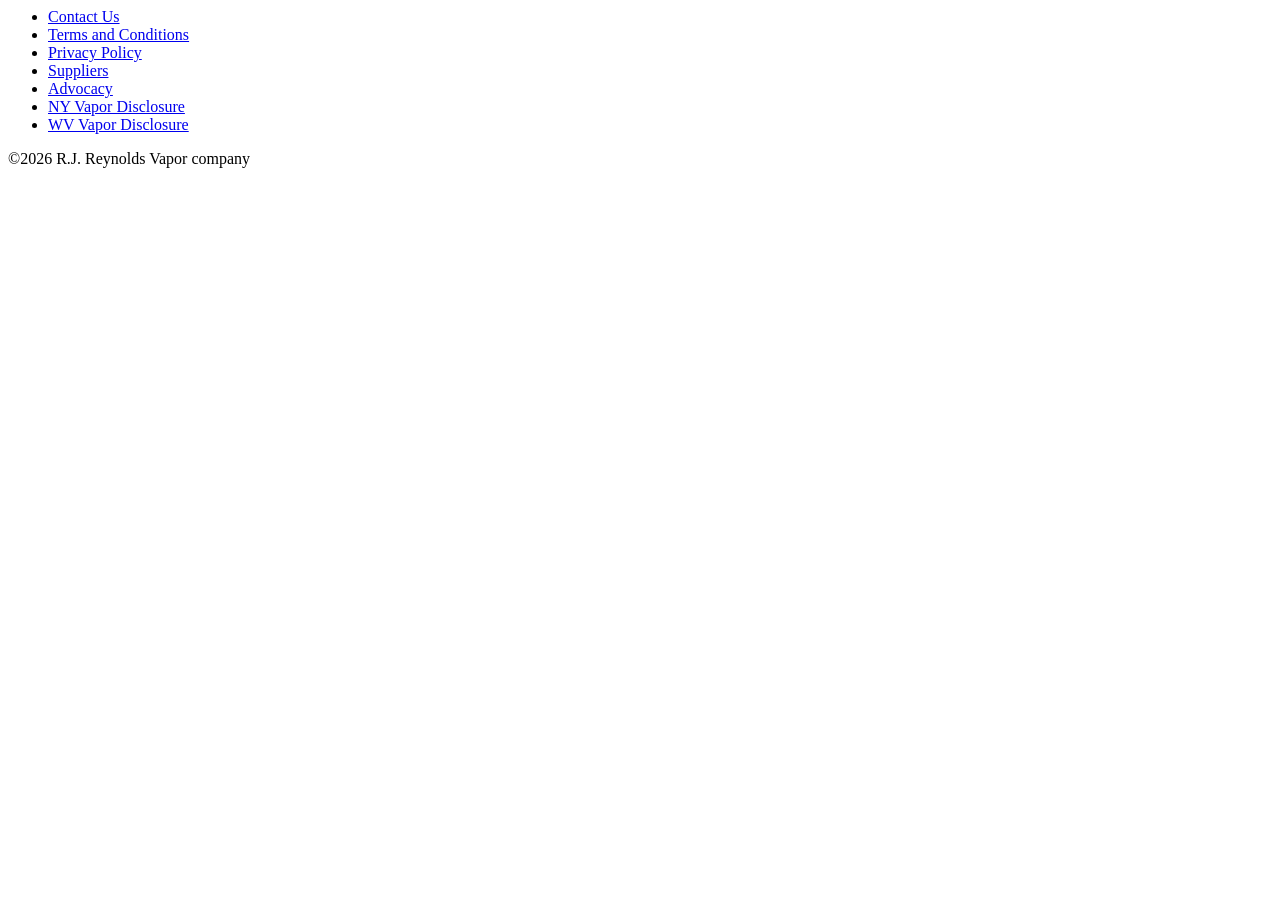
<file: import-work/da/footer.html>
<body><header></header><main><div><ul><li><a href="https://www.rjrvapor.com/contact-us/">Contact Us</a></li><li><a href="https://www.rjrvapor.com/terms-and-conditions/">Terms and Conditions</a></li><li><a href="https://www.rjrvapor.com/privacy-policy/">Privacy Policy</a></li><li><a href="https://www.rjrvapor.com/suppliers/">Suppliers</a></li><li><a href="https://www.rjrvapor.com/advocacy/">Advocacy</a></li><li><a href="https://www.rjrvapor.com/nydisclosures/">NY Vapor Disclosure</a></li><li><a href="https://www.rjrvapor.com/wvdisclosures/">WV Vapor Disclosure</a></li></ul><p>©2026 R.J. Reynolds Vapor company</p></div></main><footer></footer></body>
</file>
